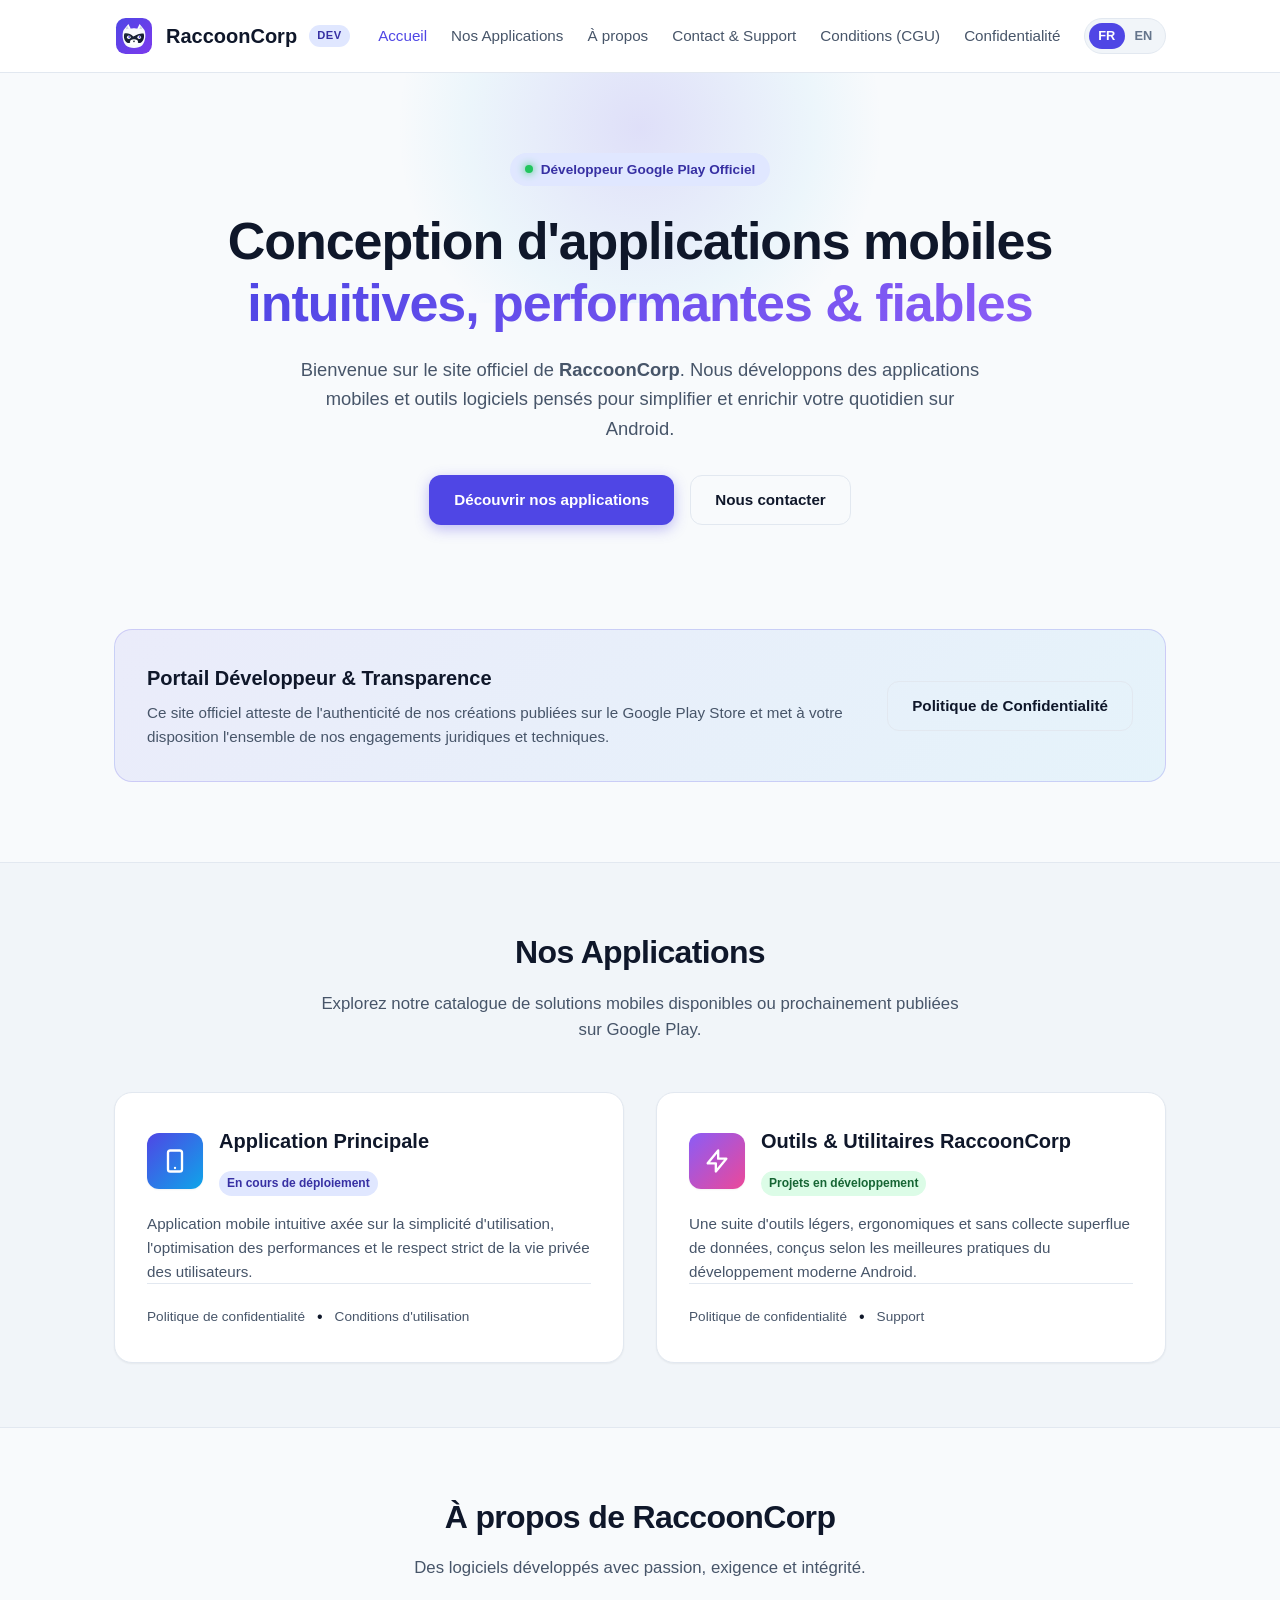
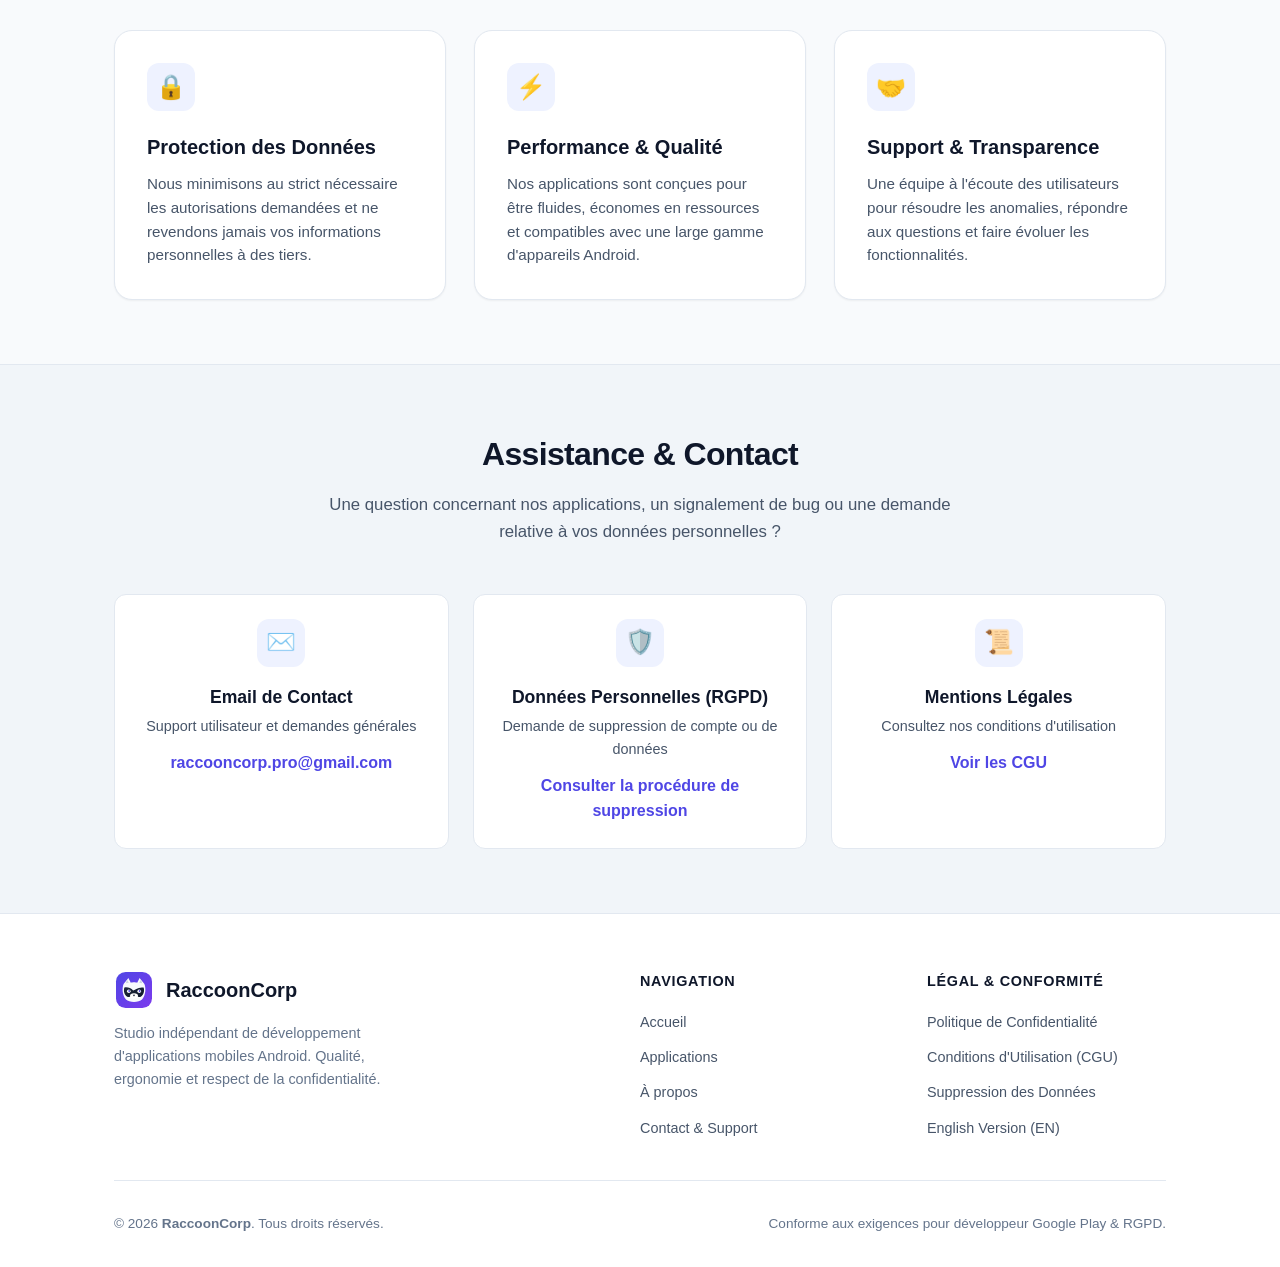
<file: index.html>
<!DOCTYPE html>
<html lang="fr">
<head>
  <meta charset="UTF-8" />
  <meta name="viewport" content="width=device-width, initial-scale=1.0" />
  <title>RaccoonCorp | Studio de Développement d'Applications Mobiles</title>
  <meta name="description" content="Site officiel et portail développeur de RaccoonCorp. Découvrez nos applications mobiles Android, nos conditions d'utilisation et notre politique de confidentialité." />
  
  <!-- Google Play Console / Google Search Console Verification Meta Tag -->
  <!-- Remplacez le contenu ci-dessous par votre code si Google vous le demande -->
  <!-- <meta name="google-site-verification" content="VOTRE_CODE_GOOGLE_VERIFICATION_ICI" /> -->

  <link rel="icon" type="image/svg+xml" href="assets/favicon.svg" />
  <link rel="stylesheet" href="css/style.css" />
</head>
<body>

  <!-- En-tête / Navigation -->
  <header class="site-header">
    <div class="container nav-wrap">
      <a href="index.html" class="brand-link">
        <img src="assets/logo.svg" alt="Logo RaccoonCorp" class="brand-logo" />
        <span>RaccoonCorp</span>
        <span class="brand-badge">Dev</span>
      </a>

      <button class="mobile-toggle" aria-label="Ouvrir le menu" aria-expanded="false">
        <svg width="24" height="24" fill="none" stroke="currentColor" stroke-width="2" viewBox="0 0 24 24">
          <path stroke-linecap="round" stroke-linejoin="round" d="M4 6h16M4 12h16m-7 6h7" />
        </svg>
      </button>

      <nav class="main-nav">
        <a href="index.html" class="nav-link active">Accueil</a>
        <a href="#apps" class="nav-link">Nos Applications</a>
        <a href="#about" class="nav-link">À propos</a>
        <a href="#contact" class="nav-link">Contact & Support</a>
        <a href="terms.html" class="nav-link">Conditions (CGU)</a>
        <a href="privacy.html" class="nav-link">Confidentialité</a>
        
        <div class="lang-switch" title="Changer de langue">
          <a href="index.html" class="active">FR</a>
          <a href="en/index.html">EN</a>
        </div>
      </nav>
    </div>
  </header>

  <main>
    <!-- Section Héro -->
    <section class="hero">
      <div class="container">
        <div class="hero-tag">
          <span class="dot"></span>
          Développeur Google Play Officiel
        </div>
        <h1>
          Conception d'applications mobiles <br />
          <span class="gradient">intuitives, performantes & fiables</span>
        </h1>
        <p class="lead">
          Bienvenue sur le site officiel de <strong>RaccoonCorp</strong>. Nous développons des applications mobiles et outils logiciels pensés pour simplifier et enrichir votre quotidien sur Android.
        </p>
        <div class="hero-cta">
          <a href="#apps" class="btn btn-primary">Découvrir nos applications</a>
          <a href="#contact" class="btn btn-outline">Nous contacter</a>
        </div>
      </div>
    </section>

    <!-- Bannière de vérification / Transparence -->
    <section class="container" style="padding-top: 0; padding-bottom: 2rem;">
      <div class="verification-box">
        <div class="verification-content">
          <h3>Portail Développeur & Transparence</h3>
          <p>
            Ce site officiel atteste de l'authenticité de nos créations publiées sur le Google Play Store et met à votre disposition l'ensemble de nos engagements juridiques et techniques.
          </p>
        </div>
        <div>
          <a href="privacy.html" class="btn btn-outline" style="white-space: nowrap;">Politique de Confidentialité</a>
        </div>
      </div>
    </section>

    <!-- Section Applications -->
    <section id="apps" style="background-color: var(--bg-card-alt); border-top: 1px solid var(--border-color); border-bottom: 1px solid var(--border-color);">
      <div class="container">
        <div class="section-head">
          <h2>Nos Applications</h2>
          <p>Explorez notre catalogue de solutions mobiles disponibles ou prochainement publiées sur Google Play.</p>
        </div>

        <div class="grid-2">
          <!-- Carte Application 1 (Exemple adaptable) -->
          <div class="card app-card">
            <div class="app-card-header">
              <div class="app-icon">
                <svg width="28" height="28" fill="none" stroke="currentColor" stroke-width="2" viewBox="0 0 24 24">
                  <path stroke-linecap="round" stroke-linejoin="round" d="M12 18h.01M8 21h8a2 2 0 002-2V5a2 2 0 00-2-2H8a2 2 0 00-2 2v14a2 2 0 002 2z" />
                </svg>
              </div>
              <div class="app-meta">
                <h3>Application Principale</h3>
                <span class="app-badge badge-dev">En cours de déploiement</span>
              </div>
            </div>
            <p>
              Application mobile intuitive axée sur la simplicité d'utilisation, l'optimisation des performances et le respect strict de la vie privée des utilisateurs.
            </p>
            <div class="app-footer">
              <a href="privacy.html" class="nav-link" style="font-size: 0.85rem;">Politique de confidentialité</a>
              <span>•</span>
              <a href="terms.html" class="nav-link" style="font-size: 0.85rem;">Conditions d'utilisation</a>
            </div>
          </div>

          <!-- Carte Application 2 (Outils & Utilitaires) -->
          <div class="card app-card">
            <div class="app-card-header">
              <div class="app-icon" style="background: linear-gradient(135deg, #8b5cf6, #ec4899);">
                <svg width="28" height="28" fill="none" stroke="currentColor" stroke-width="2" viewBox="0 0 24 24">
                  <path stroke-linecap="round" stroke-linejoin="round" d="M13 10V3L4 14h7v7l9-11h-7z" />
                </svg>
              </div>
              <div class="app-meta">
                <h3>Outils & Utilitaires RaccoonCorp</h3>
                <span class="app-badge badge-live">Projets en développement</span>
              </div>
            </div>
            <p>
              Une suite d'outils légers, ergonomiques et sans collecte superflue de données, conçus selon les meilleures pratiques du développement moderne Android.
            </p>
            <div class="app-footer">
              <a href="privacy.html" class="nav-link" style="font-size: 0.85rem;">Politique de confidentialité</a>
              <span>•</span>
              <a href="#contact" class="nav-link" style="font-size: 0.85rem;">Support</a>
            </div>
          </div>
        </div>
      </div>
    </section>

    <!-- Section À Propos -->
    <section id="about">
      <div class="container">
        <div class="section-head">
          <h2>À propos de RaccoonCorp</h2>
          <p>Des logiciels développés avec passion, exigence et intégrité.</p>
        </div>

        <div class="grid-3">
          <div class="card">
            <div class="card-icon">🔒</div>
            <h3>Protection des Données</h3>
            <p>
              Nous minimisons au strict nécessaire les autorisations demandées et ne revendons jamais vos informations personnelles à des tiers.
            </p>
          </div>

          <div class="card">
            <div class="card-icon">⚡</div>
            <h3>Performance & Qualité</h3>
            <p>
              Nos applications sont conçues pour être fluides, économes en ressources et compatibles avec une large gamme d'appareils Android.
            </p>
          </div>

          <div class="card">
            <div class="card-icon">🤝</div>
            <h3>Support & Transparence</h3>
            <p>
              Une équipe à l'écoute des utilisateurs pour résoudre les anomalies, répondre aux questions et faire évoluer les fonctionnalités.
            </p>
          </div>
        </div>
      </div>
    </section>

    <!-- Section Contact & Support -->
    <section id="contact" style="background-color: var(--bg-card-alt); border-top: 1px solid var(--border-color);">
      <div class="container">
        <div class="section-head">
          <h2>Assistance & Contact</h2>
          <p>Une question concernant nos applications, un signalement de bug ou une demande relative à vos données personnelles ?</p>
        </div>

        <div class="contact-grid">
          <div class="contact-card">
            <div class="card-icon" style="margin: 0 auto 1rem;">✉️</div>
            <h4>Email de Contact</h4>
            <p style="margin-bottom: 0.75rem; color: var(--text-muted); font-size: 0.9rem;">
              Support utilisateur et demandes générales
            </p>
            <!-- Remplacez par votre adresse email réelle -->
            <a href="mailto:raccooncorp.pro@gmail.com">raccooncorp.pro@gmail.com</a>
          </div>

          <div class="contact-card">
            <div class="card-icon" style="margin: 0 auto 1rem;">🛡️</div>
            <h4>Données Personnelles (RGPD)</h4>
            <p style="margin-bottom: 0.75rem; color: var(--text-muted); font-size: 0.9rem;">
              Demande de suppression de compte ou de données
            </p>
            <a href="privacy.html#data-deletion">Consulter la procédure de suppression</a>
          </div>

          <div class="contact-card">
            <div class="card-icon" style="margin: 0 auto 1rem;">📜</div>
            <h4>Mentions Légales</h4>
            <p style="margin-bottom: 0.75rem; color: var(--text-muted); font-size: 0.9rem;">
              Consultez nos conditions d'utilisation
            </p>
            <a href="terms.html">Voir les CGU</a>
          </div>
        </div>
      </div>
    </section>
  </main>

  <!-- Pied de page -->
  <footer class="site-footer">
    <div class="container">
      <div class="footer-top">
        <div class="footer-brand">
          <a href="index.html" class="brand-link">
            <img src="assets/logo.svg" alt="Logo RaccoonCorp" class="brand-logo" />
            <span>RaccoonCorp</span>
          </a>
          <p>
            Studio indépendant de développement d'applications mobiles Android. Qualité, ergonomie et respect de la confidentialité.
          </p>
        </div>

        <div class="footer-col">
          <h5>Navigation</h5>
          <ul>
            <li><a href="index.html">Accueil</a></li>
            <li><a href="#apps">Applications</a></li>
            <li><a href="#about">À propos</a></li>
            <li><a href="#contact">Contact & Support</a></li>
          </ul>
        </div>

        <div class="footer-col">
          <h5>Légal & Conformité</h5>
          <ul>
            <li><a href="privacy.html">Politique de Confidentialité</a></li>
            <li><a href="terms.html">Conditions d'Utilisation (CGU)</a></li>
            <li><a href="privacy.html#data-deletion">Suppression des Données</a></li>
            <li><a href="en/index.html">English Version (EN)</a></li>
          </ul>
        </div>
      </div>

      <div class="footer-bottom">
        <div>
          &copy; <span class="current-year"></span> <strong>RaccoonCorp</strong>. Tous droits réservés.
        </div>
        <div>
          Conforme aux exigences pour développeur Google Play & RGPD.
        </div>
      </div>
    </div>
  </footer>

  <script src="js/main.js"></script>
</body>
</html>
</file>
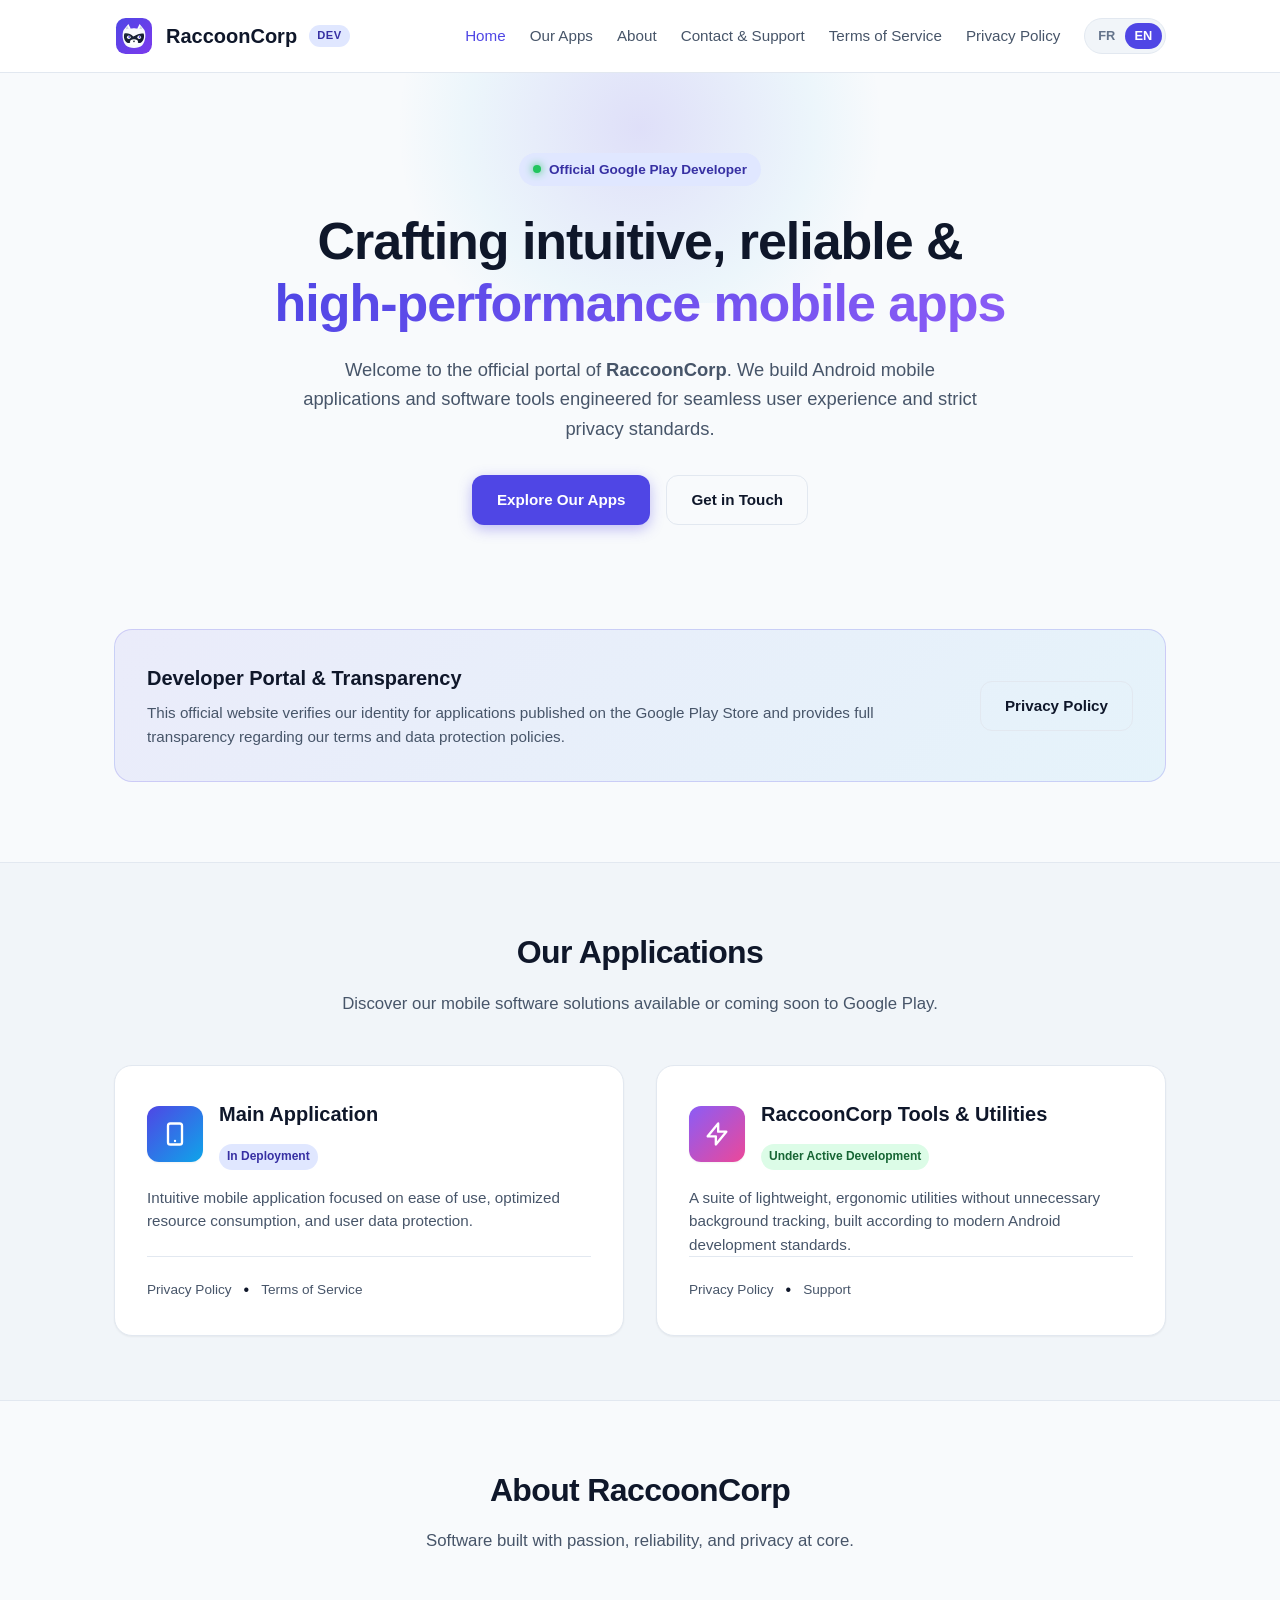
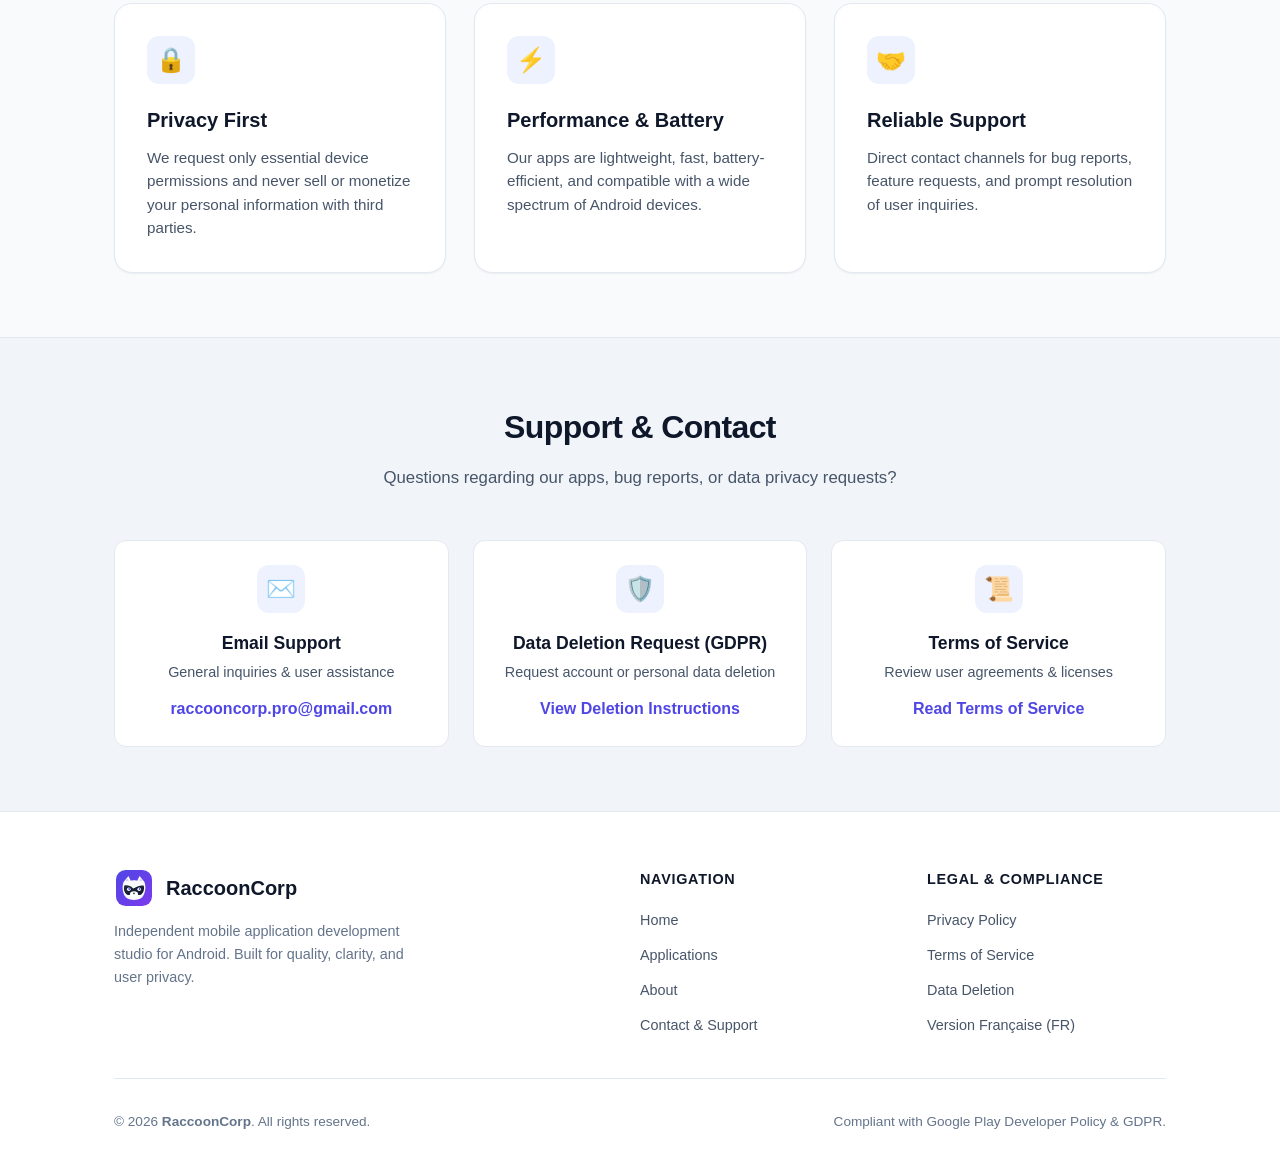
<file: en/index.html>
<!DOCTYPE html>
<html lang="en">
<head>
  <meta charset="UTF-8" />
  <meta name="viewport" content="width=device-width, initial-scale=1.0" />
  <title>RaccoonCorp | Mobile Application Development Studio</title>
  <meta name="description" content="Official developer portal and verification website for RaccoonCorp. Discover our Android applications, terms of service, and privacy policy." />
  
  <!-- Google Play Console / Google Search Console Verification Meta Tag -->
  <!-- <meta name="google-site-verification" content="YOUR_GOOGLE_VERIFICATION_CODE_HERE" /> -->

  <link rel="icon" type="image/svg+xml" href="../assets/favicon.svg" />
  <link rel="stylesheet" href="../css/style.css" />
</head>
<body>

  <!-- Header / Navigation -->
  <header class="site-header">
    <div class="container nav-wrap">
      <a href="index.html" class="brand-link">
        <img src="../assets/logo.svg" alt="RaccoonCorp Logo" class="brand-logo" />
        <span>RaccoonCorp</span>
        <span class="brand-badge">Dev</span>
      </a>

      <button class="mobile-toggle" aria-label="Open menu" aria-expanded="false">
        <svg width="24" height="24" fill="none" stroke="currentColor" stroke-width="2" viewBox="0 0 24 24">
          <path stroke-linecap="round" stroke-linejoin="round" d="M4 6h16M4 12h16m-7 6h7" />
        </svg>
      </button>

      <nav class="main-nav">
        <a href="index.html" class="nav-link active">Home</a>
        <a href="#apps" class="nav-link">Our Apps</a>
        <a href="#about" class="nav-link">About</a>
        <a href="#contact" class="nav-link">Contact & Support</a>
        <a href="terms.html" class="nav-link">Terms of Service</a>
        <a href="privacy.html" class="nav-link">Privacy Policy</a>
        
        <div class="lang-switch" title="Switch language">
          <a href="../index.html">FR</a>
          <a href="index.html" class="active">EN</a>
        </div>
      </nav>
    </div>
  </header>

  <main>
    <!-- Hero Section -->
    <section class="hero">
      <div class="container">
        <div class="hero-tag">
          <span class="dot"></span>
          Official Google Play Developer
        </div>
        <h1>
          Crafting intuitive, reliable & <br />
          <span class="gradient">high-performance mobile apps</span>
        </h1>
        <p class="lead">
          Welcome to the official portal of <strong>RaccoonCorp</strong>. We build Android mobile applications and software tools engineered for seamless user experience and strict privacy standards.
        </p>
        <div class="hero-cta">
          <a href="#apps" class="btn btn-primary">Explore Our Apps</a>
          <a href="#contact" class="btn btn-outline">Get in Touch</a>
        </div>
      </div>
    </section>

    <!-- Verification / Transparency Banner -->
    <section class="container" style="padding-top: 0; padding-bottom: 2rem;">
      <div class="verification-box">
        <div class="verification-content">
          <h3>Developer Portal & Transparency</h3>
          <p>
            This official website verifies our identity for applications published on the Google Play Store and provides full transparency regarding our terms and data protection policies.
          </p>
        </div>
        <div>
          <a href="privacy.html" class="btn btn-outline" style="white-space: nowrap;">Privacy Policy</a>
        </div>
      </div>
    </section>

    <!-- Apps Section -->
    <section id="apps" style="background-color: var(--bg-card-alt); border-top: 1px solid var(--border-color); border-bottom: 1px solid var(--border-color);">
      <div class="container">
        <div class="section-head">
          <h2>Our Applications</h2>
          <p>Discover our mobile software solutions available or coming soon to Google Play.</p>
        </div>

        <div class="grid-2">
          <!-- App 1 -->
          <div class="card app-card">
            <div class="app-card-header">
              <div class="app-icon">
                <svg width="28" height="28" fill="none" stroke="currentColor" stroke-width="2" viewBox="0 0 24 24">
                  <path stroke-linecap="round" stroke-linejoin="round" d="M12 18h.01M8 21h8a2 2 0 002-2V5a2 2 0 00-2-2H8a2 2 0 00-2 2v14a2 2 0 002 2z" />
                </svg>
              </div>
              <div class="app-meta">
                <h3>Main Application</h3>
                <span class="app-badge badge-dev">In Deployment</span>
              </div>
            </div>
            <p>
              Intuitive mobile application focused on ease of use, optimized resource consumption, and user data protection.
            </p>
            <div class="app-footer">
              <a href="privacy.html" class="nav-link" style="font-size: 0.85rem;">Privacy Policy</a>
              <span>•</span>
              <a href="terms.html" class="nav-link" style="font-size: 0.85rem;">Terms of Service</a>
            </div>
          </div>

          <!-- App 2 -->
          <div class="card app-card">
            <div class="app-card-header">
              <div class="app-icon" style="background: linear-gradient(135deg, #8b5cf6, #ec4899);">
                <svg width="28" height="28" fill="none" stroke="currentColor" stroke-width="2" viewBox="0 0 24 24">
                  <path stroke-linecap="round" stroke-linejoin="round" d="M13 10V3L4 14h7v7l9-11h-7z" />
                </svg>
              </div>
              <div class="app-meta">
                <h3>RaccoonCorp Tools & Utilities</h3>
                <span class="app-badge badge-live">Under Active Development</span>
              </div>
            </div>
            <p>
              A suite of lightweight, ergonomic utilities without unnecessary background tracking, built according to modern Android development standards.
            </p>
            <div class="app-footer">
              <a href="privacy.html" class="nav-link" style="font-size: 0.85rem;">Privacy Policy</a>
              <span>•</span>
              <a href="#contact" class="nav-link" style="font-size: 0.85rem;">Support</a>
            </div>
          </div>
        </div>
      </div>
    </section>

    <!-- About Section -->
    <section id="about">
      <div class="container">
        <div class="section-head">
          <h2>About RaccoonCorp</h2>
          <p>Software built with passion, reliability, and privacy at core.</p>
        </div>

        <div class="grid-3">
          <div class="card">
            <div class="card-icon">🔒</div>
            <h3>Privacy First</h3>
            <p>
              We request only essential device permissions and never sell or monetize your personal information with third parties.
            </p>
          </div>

          <div class="card">
            <div class="card-icon">⚡</div>
            <h3>Performance & Battery</h3>
            <p>
              Our apps are lightweight, fast, battery-efficient, and compatible with a wide spectrum of Android devices.
            </p>
          </div>

          <div class="card">
            <div class="card-icon">🤝</div>
            <h3>Reliable Support</h3>
            <p>
              Direct contact channels for bug reports, feature requests, and prompt resolution of user inquiries.
            </p>
          </div>
        </div>
      </div>
    </section>

    <!-- Contact & Support Section -->
    <section id="contact" style="background-color: var(--bg-card-alt); border-top: 1px solid var(--border-color);">
      <div class="container">
        <div class="section-head">
          <h2>Support & Contact</h2>
          <p>Questions regarding our apps, bug reports, or data privacy requests?</p>
        </div>

        <div class="contact-grid">
          <div class="contact-card">
            <div class="card-icon" style="margin: 0 auto 1rem;">✉️</div>
            <h4>Email Support</h4>
            <p style="margin-bottom: 0.75rem; color: var(--text-muted); font-size: 0.9rem;">
              General inquiries & user assistance
            </p>
            <a href="mailto:raccooncorp.pro@gmail.com">raccooncorp.pro@gmail.com</a>
          </div>

          <div class="contact-card">
            <div class="card-icon" style="margin: 0 auto 1rem;">🛡️</div>
            <h4>Data Deletion Request (GDPR)</h4>
            <p style="margin-bottom: 0.75rem; color: var(--text-muted); font-size: 0.9rem;">
              Request account or personal data deletion
            </p>
            <a href="privacy.html#data-deletion">View Deletion Instructions</a>
          </div>

          <div class="contact-card">
            <div class="card-icon" style="margin: 0 auto 1rem;">📜</div>
            <h4>Terms of Service</h4>
            <p style="margin-bottom: 0.75rem; color: var(--text-muted); font-size: 0.9rem;">
              Review user agreements & licenses
            </p>
            <a href="terms.html">Read Terms of Service</a>
          </div>
        </div>
      </div>
    </section>
  </main>

  <!-- Footer -->
  <footer class="site-footer">
    <div class="container">
      <div class="footer-top">
        <div class="footer-brand">
          <a href="index.html" class="brand-link">
            <img src="../assets/logo.svg" alt="RaccoonCorp Logo" class="brand-logo" />
            <span>RaccoonCorp</span>
          </a>
          <p>
            Independent mobile application development studio for Android. Built for quality, clarity, and user privacy.
          </p>
        </div>

        <div class="footer-col">
          <h5>Navigation</h5>
          <ul>
            <li><a href="index.html">Home</a></li>
            <li><a href="#apps">Applications</a></li>
            <li><a href="#about">About</a></li>
            <li><a href="#contact">Contact & Support</a></li>
          </ul>
        </div>

        <div class="footer-col">
          <h5>Legal & Compliance</h5>
          <ul>
            <li><a href="privacy.html">Privacy Policy</a></li>
            <li><a href="terms.html">Terms of Service</a></li>
            <li><a href="privacy.html#data-deletion">Data Deletion</a></li>
            <li><a href="../index.html">Version Française (FR)</a></li>
          </ul>
        </div>
      </div>

      <div class="footer-bottom">
        <div>
          &copy; <span class="current-year"></span> <strong>RaccoonCorp</strong>. All rights reserved.
        </div>
        <div>
          Compliant with Google Play Developer Policy & GDPR.
        </div>
      </div>
    </div>
  </footer>

  <script src="../js/main.js"></script>
</body>
</html>
</file>
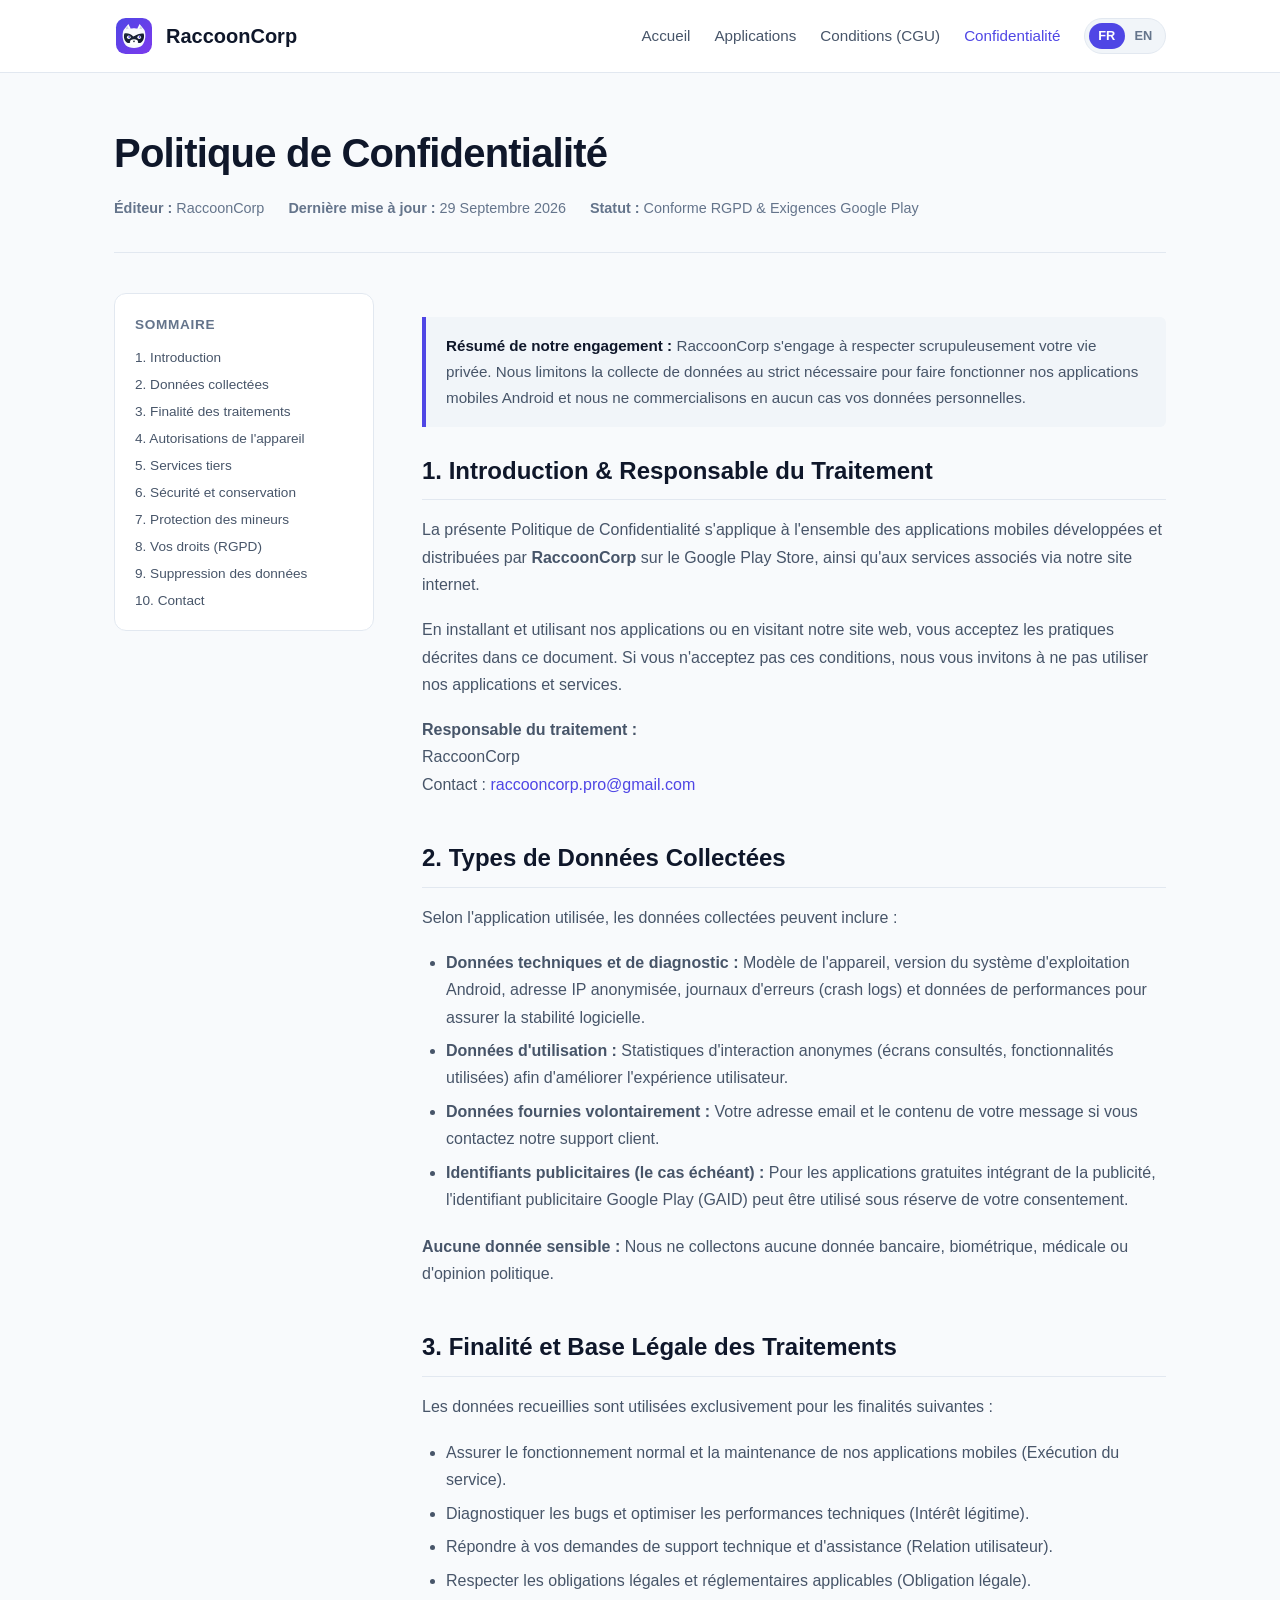
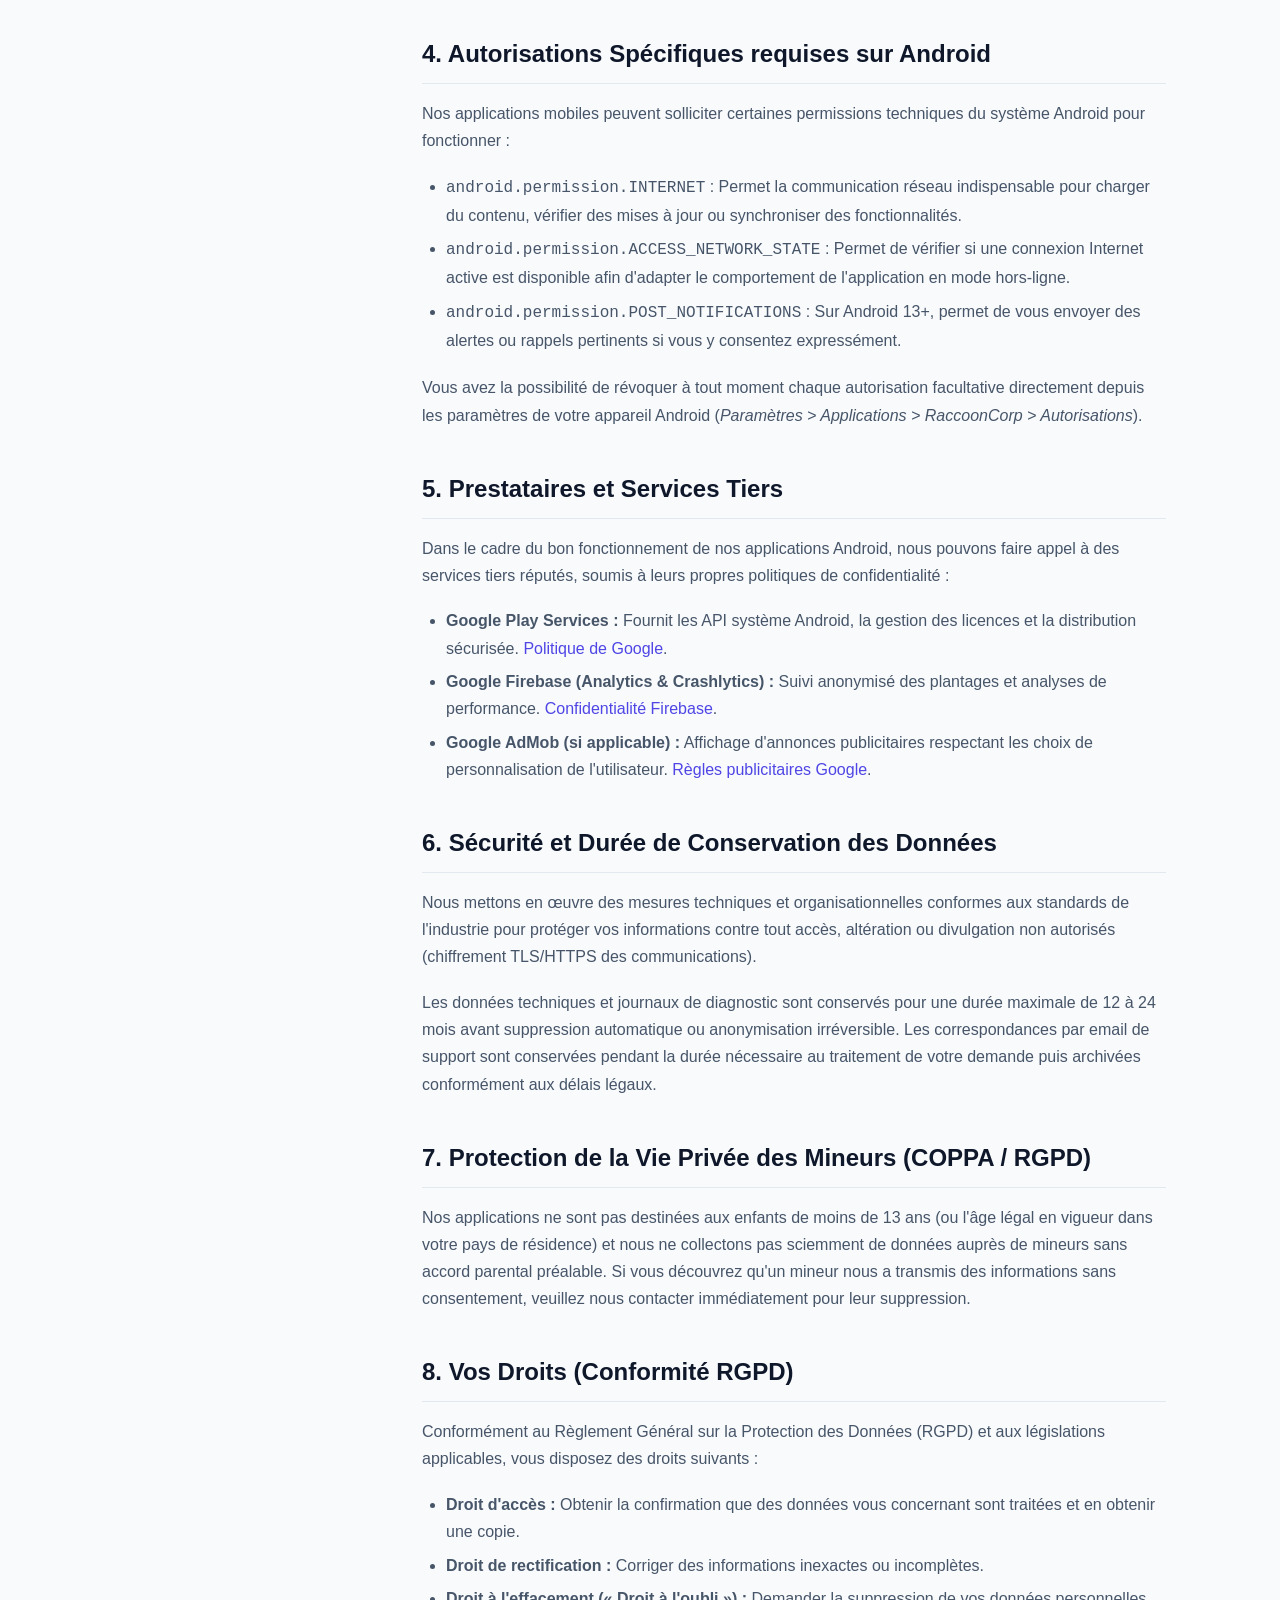
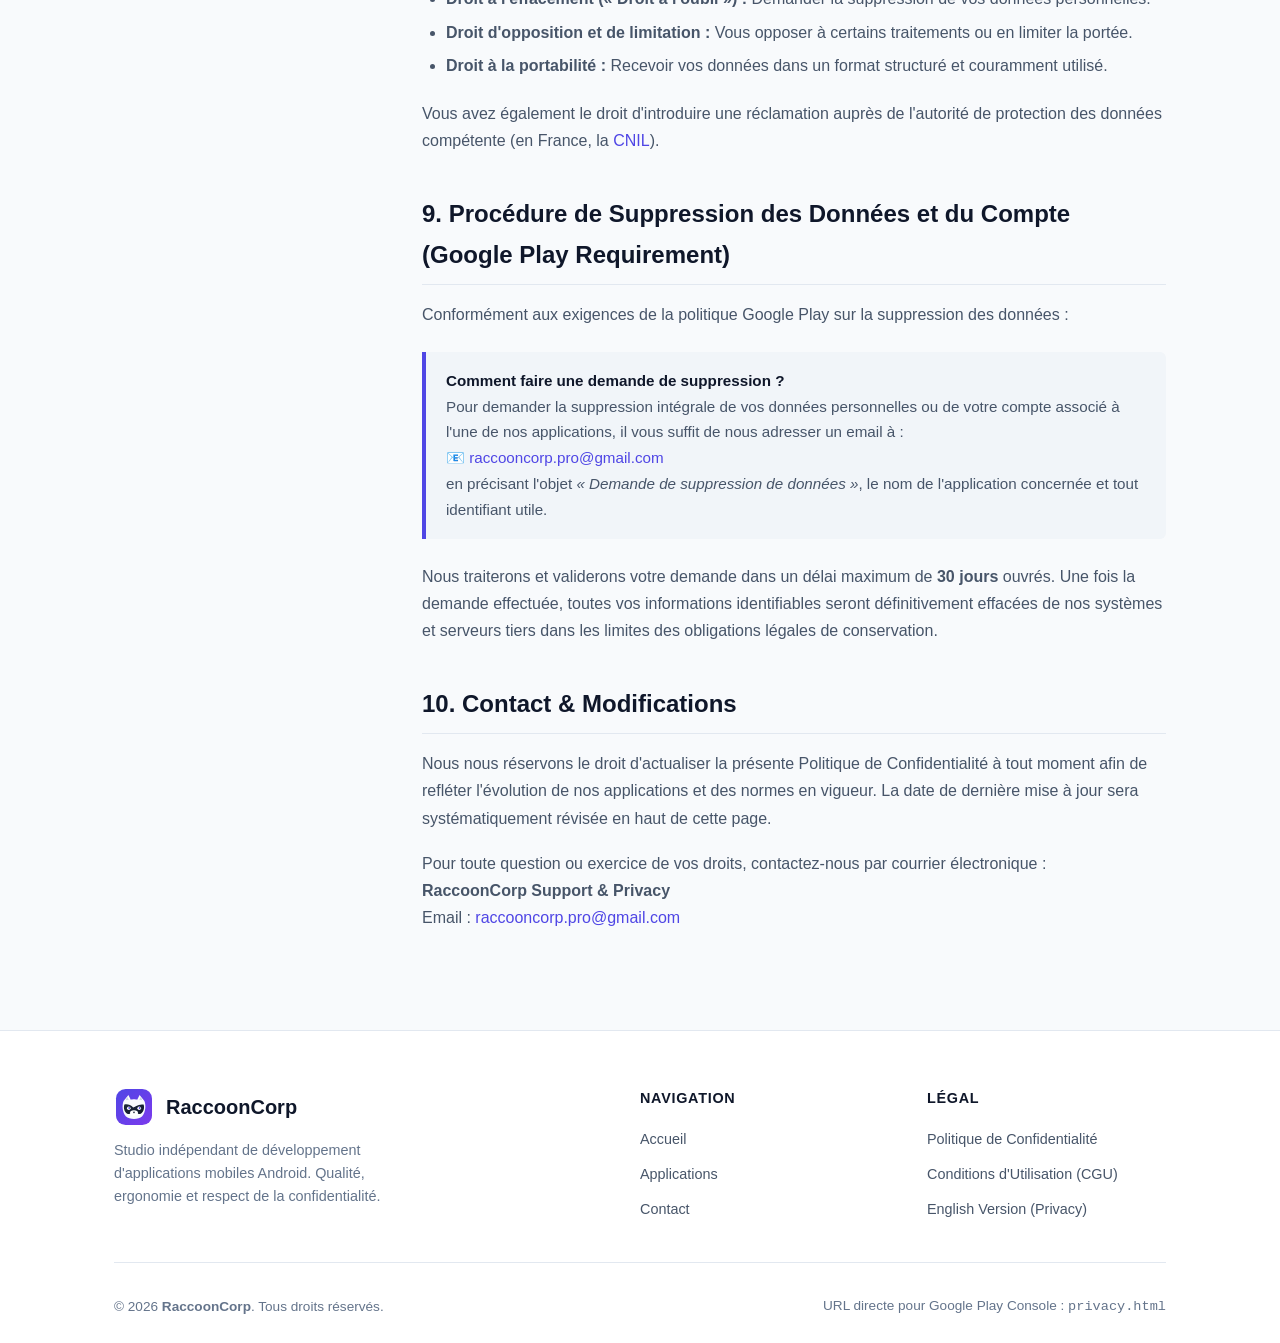
<file: privacy.html>
<!DOCTYPE html>
<html lang="fr">
<head>
  <meta charset="UTF-8" />
  <meta name="viewport" content="width=device-width, initial-scale=1.0" />
  <title>Politique de Confidentialité | RaccoonCorp</title>
  <meta name="description" content="Politique de confidentialité officielle de RaccoonCorp pour nos applications mobiles Android et services web, conforme RGPD et règles Google Play." />
  
  <link rel="icon" type="image/svg+xml" href="assets/favicon.svg" />
  <link rel="stylesheet" href="css/style.css" />
</head>
<body>

  <!-- En-tête / Navigation -->
  <header class="site-header">
    <div class="container nav-wrap">
      <a href="index.html" class="brand-link">
        <img src="assets/logo.svg" alt="Logo RaccoonCorp" class="brand-logo" />
        <span>RaccoonCorp</span>
      </a>

      <button class="mobile-toggle" aria-label="Ouvrir le menu" aria-expanded="false">
        <svg width="24" height="24" fill="none" stroke="currentColor" stroke-width="2" viewBox="0 0 24 24">
          <path stroke-linecap="round" stroke-linejoin="round" d="M4 6h16M4 12h16m-7 6h7" />
        </svg>
      </button>

      <nav class="main-nav">
        <a href="index.html" class="nav-link">Accueil</a>
        <a href="index.html#apps" class="nav-link">Applications</a>
        <a href="terms.html" class="nav-link">Conditions (CGU)</a>
        <a href="privacy.html" class="nav-link active">Confidentialité</a>
        
        <div class="lang-switch" title="Changer de langue">
          <a href="privacy.html" class="active">FR</a>
          <a href="en/privacy.html">EN</a>
        </div>
      </nav>
    </div>
  </header>

  <main class="legal-wrapper">
    <div class="container">
      
      <!-- En-tête du document légal -->
      <div class="legal-header">
        <h1>Politique de Confidentialité</h1>
        <div class="legal-meta">
          <span><strong>Éditeur :</strong> RaccoonCorp</span>
          <span><strong>Dernière mise à jour :</strong> 29 Septembre 2026</span>
          <span><strong>Statut :</strong> Conforme RGPD & Exigences Google Play</span>
        </div>
      </div>

      <div class="legal-container">
        
        <!-- Table des matières latérale -->
        <aside class="legal-toc">
          <h4>Sommaire</h4>
          <ul>
            <li><a href="#intro">1. Introduction</a></li>
            <li><a href="#data-collected">2. Données collectées</a></li>
            <li><a href="#usage">3. Finalité des traitements</a></li>
            <li><a href="#permissions">4. Autorisations de l'appareil</a></li>
            <li><a href="#third-parties">5. Services tiers</a></li>
            <li><a href="#security">6. Sécurité et conservation</a></li>
            <li><a href="#children">7. Protection des mineurs</a></li>
            <li><a href="#user-rights">8. Vos droits (RGPD)</a></li>
            <li><a href="#data-deletion">9. Suppression des données</a></li>
            <li><a href="#contact-dpo">10. Contact</a></li>
          </ul>
        </aside>

        <!-- Contenu de la politique -->
        <article class="legal-body">

          <div class="legal-box">
            <strong>Résumé de notre engagement :</strong> RaccoonCorp s'engage à respecter scrupuleusement votre vie privée. Nous limitons la collecte de données au strict nécessaire pour faire fonctionner nos applications mobiles Android et nous ne commercialisons en aucun cas vos données personnelles.
          </div>

          <h2 id="intro">1. Introduction & Responsable du Traitement</h2>
          <p>
            La présente Politique de Confidentialité s'applique à l'ensemble des applications mobiles développées et distribuées par <strong>RaccoonCorp</strong> sur le Google Play Store, ainsi qu'aux services associés via notre site internet.
          </p>
          <p>
            En installant et utilisant nos applications ou en visitant notre site web, vous acceptez les pratiques décrites dans ce document. Si vous n'acceptez pas ces conditions, nous vous invitons à ne pas utiliser nos applications et services.
          </p>
          <p>
            <strong>Responsable du traitement :</strong><br />
            RaccoonCorp<br />
            Contact : <a href="mailto:raccooncorp.pro@gmail.com">raccooncorp.pro@gmail.com</a>
          </p>

          <h2 id="data-collected">2. Types de Données Collectées</h2>
          <p>
            Selon l'application utilisée, les données collectées peuvent inclure :
          </p>
          <ul>
            <li>
              <strong>Données techniques et de diagnostic :</strong> Modèle de l'appareil, version du système d'exploitation Android, adresse IP anonymisée, journaux d'erreurs (crash logs) et données de performances pour assurer la stabilité logicielle.
            </li>
            <li>
              <strong>Données d'utilisation :</strong> Statistiques d'interaction anonymes (écrans consultés, fonctionnalités utilisées) afin d'améliorer l'expérience utilisateur.
            </li>
            <li>
              <strong>Données fournies volontairement :</strong> Votre adresse email et le contenu de votre message si vous contactez notre support client.
            </li>
            <li>
              <strong>Identifiants publicitaires (le cas échéant) :</strong> Pour les applications gratuites intégrant de la publicité, l'identifiant publicitaire Google Play (GAID) peut être utilisé sous réserve de votre consentement.
            </li>
          </ul>
          <p>
            <strong>Aucune donnée sensible :</strong> Nous ne collectons aucune donnée bancaire, biométrique, médicale ou d'opinion politique.
          </p>

          <h2 id="usage">3. Finalité et Base Légale des Traitements</h2>
          <p>
            Les données recueillies sont utilisées exclusivement pour les finalités suivantes :
          </p>
          <ul>
            <li>Assurer le fonctionnement normal et la maintenance de nos applications mobiles (Exécution du service).</li>
            <li>Diagnostiquer les bugs et optimiser les performances techniques (Intérêt légitime).</li>
            <li>Répondre à vos demandes de support technique et d'assistance (Relation utilisateur).</li>
            <li>Respecter les obligations légales et réglementaires applicables (Obligation légale).</li>
          </ul>

          <h2 id="permissions">4. Autorisations Spécifiques requises sur Android</h2>
          <p>
            Nos applications mobiles peuvent solliciter certaines permissions techniques du système Android pour fonctionner :
          </p>
          <ul>
            <li><code>android.permission.INTERNET</code> : Permet la communication réseau indispensable pour charger du contenu, vérifier des mises à jour ou synchroniser des fonctionnalités.</li>
            <li><code>android.permission.ACCESS_NETWORK_STATE</code> : Permet de vérifier si une connexion Internet active est disponible afin d'adapter le comportement de l'application en mode hors-ligne.</li>
            <li><code>android.permission.POST_NOTIFICATIONS</code> : Sur Android 13+, permet de vous envoyer des alertes ou rappels pertinents si vous y consentez expressément.</li>
          </ul>
          <p>
            Vous avez la possibilité de révoquer à tout moment chaque autorisation facultative directement depuis les paramètres de votre appareil Android (<em>Paramètres &gt; Applications &gt; RaccoonCorp &gt; Autorisations</em>).
          </p>

          <h2 id="third-parties">5. Prestataires et Services Tiers</h2>
          <p>
            Dans le cadre du bon fonctionnement de nos applications Android, nous pouvons faire appel à des services tiers réputés, soumis à leurs propres politiques de confidentialité :
          </p>
          <ul>
            <li>
              <strong>Google Play Services :</strong> Fournit les API système Android, la gestion des licences et la distribution sécurisée. <a href="https://policies.google.com/privacy" target="_blank" rel="noopener">Politique de Google</a>.
            </li>
            <li>
              <strong>Google Firebase (Analytics & Crashlytics) :</strong> Suivi anonymisé des plantages et analyses de performance. <a href="https://firebase.google.com/support/privacy" target="_blank" rel="noopener">Confidentialité Firebase</a>.
            </li>
            <li>
              <strong>Google AdMob (si applicable) :</strong> Affichage d'annonces publicitaires respectant les choix de personnalisation de l'utilisateur. <a href="https://policies.google.com/technologies/ads" target="_blank" rel="noopener">Règles publicitaires Google</a>.
            </li>
          </ul>

          <h2 id="security">6. Sécurité et Durée de Conservation des Données</h2>
          <p>
            Nous mettons en œuvre des mesures techniques et organisationnelles conformes aux standards de l'industrie pour protéger vos informations contre tout accès, altération ou divulgation non autorisés (chiffrement TLS/HTTPS des communications).
          </p>
          <p>
            Les données techniques et journaux de diagnostic sont conservés pour une durée maximale de 12 à 24 mois avant suppression automatique ou anonymisation irréversible. Les correspondances par email de support sont conservées pendant la durée nécessaire au traitement de votre demande puis archivées conformément aux délais légaux.
          </p>

          <h2 id="children">7. Protection de la Vie Privée des Mineurs (COPPA / RGPD)</h2>
          <p>
            Nos applications ne sont pas destinées aux enfants de moins de 13 ans (ou l'âge légal en vigueur dans votre pays de résidence) et nous ne collectons pas sciemment de données auprès de mineurs sans accord parental préalable. Si vous découvrez qu'un mineur nous a transmis des informations sans consentement, veuillez nous contacter immédiatement pour leur suppression.
          </p>

          <h2 id="user-rights">8. Vos Droits (Conformité RGPD)</h2>
          <p>
            Conformément au Règlement Général sur la Protection des Données (RGPD) et aux législations applicables, vous disposez des droits suivants :
          </p>
          <ul>
            <li><strong>Droit d'accès :</strong> Obtenir la confirmation que des données vous concernant sont traitées et en obtenir une copie.</li>
            <li><strong>Droit de rectification :</strong> Corriger des informations inexactes ou incomplètes.</li>
            <li><strong>Droit à l'effacement (« Droit à l'oubli ») :</strong> Demander la suppression de vos données personnelles.</li>
            <li><strong>Droit d'opposition et de limitation :</strong> Vous opposer à certains traitements ou en limiter la portée.</li>
            <li><strong>Droit à la portabilité :</strong> Recevoir vos données dans un format structuré et couramment utilisé.</li>
          </ul>
          <p>
            Vous avez également le droit d'introduire une réclamation auprès de l'autorité de protection des données compétente (en France, la <a href="https://www.cnil.fr" target="_blank" rel="noopener">CNIL</a>).
          </p>

          <h2 id="data-deletion">9. Procédure de Suppression des Données et du Compte (Google Play Requirement)</h2>
          <p>
            Conformément aux exigences de la politique Google Play sur la suppression des données :
          </p>
          <div class="legal-box">
            <strong>Comment faire une demande de suppression ?</strong><br />
            Pour demander la suppression intégrale de vos données personnelles ou de votre compte associé à l'une de nos applications, il vous suffit de nous adresser un email à :<br />
            📧 <a href="mailto:raccooncorp.pro@gmail.com?subject=Demande%20de%20suppression%20de%20donn%C3%A9es%20-%20RaccoonCorp">raccooncorp.pro@gmail.com</a><br />
            en précisant l'objet <em>« Demande de suppression de données »</em>, le nom de l'application concernée et tout identifiant utile.
          </div>
          <p>
            Nous traiterons et validerons votre demande dans un délai maximum de <strong>30 jours</strong> ouvrés. Une fois la demande effectuée, toutes vos informations identifiables seront définitivement effacées de nos systèmes et serveurs tiers dans les limites des obligations légales de conservation.
          </p>

          <h2 id="contact-dpo">10. Contact & Modifications</h2>
          <p>
            Nous nous réservons le droit d'actualiser la présente Politique de Confidentialité à tout moment afin de refléter l'évolution de nos applications et des normes en vigueur. La date de dernière mise à jour sera systématiquement révisée en haut de cette page.
          </p>
          <p>
            Pour toute question ou exercice de vos droits, contactez-nous par courrier électronique :<br />
            <strong>RaccoonCorp Support & Privacy</strong><br />
            Email : <a href="mailto:raccooncorp.pro@gmail.com">raccooncorp.pro@gmail.com</a>
          </p>

        </article>
      </div>
    </div>
  </main>

  <!-- Pied de page -->
  <footer class="site-footer">
    <div class="container">
      <div class="footer-top">
        <div class="footer-brand">
          <a href="index.html" class="brand-link">
            <img src="assets/logo.svg" alt="Logo RaccoonCorp" class="brand-logo" />
            <span>RaccoonCorp</span>
          </a>
          <p>
            Studio indépendant de développement d'applications mobiles Android. Qualité, ergonomie et respect de la confidentialité.
          </p>
        </div>

        <div class="footer-col">
          <h5>Navigation</h5>
          <ul>
            <li><a href="index.html">Accueil</a></li>
            <li><a href="index.html#apps">Applications</a></li>
            <li><a href="index.html#contact">Contact</a></li>
          </ul>
        </div>

        <div class="footer-col">
          <h5>Légal</h5>
          <ul>
            <li><a href="privacy.html">Politique de Confidentialité</a></li>
            <li><a href="terms.html">Conditions d'Utilisation (CGU)</a></li>
            <li><a href="en/privacy.html">English Version (Privacy)</a></li>
          </ul>
        </div>
      </div>

      <div class="footer-bottom">
        <div>&copy; <span class="current-year"></span> <strong>RaccoonCorp</strong>. Tous droits réservés.</div>
        <div>URL directe pour Google Play Console : <code>privacy.html</code></div>
      </div>
    </div>
  </footer>

  <script src="js/main.js"></script>
</body>
</html>
</file>
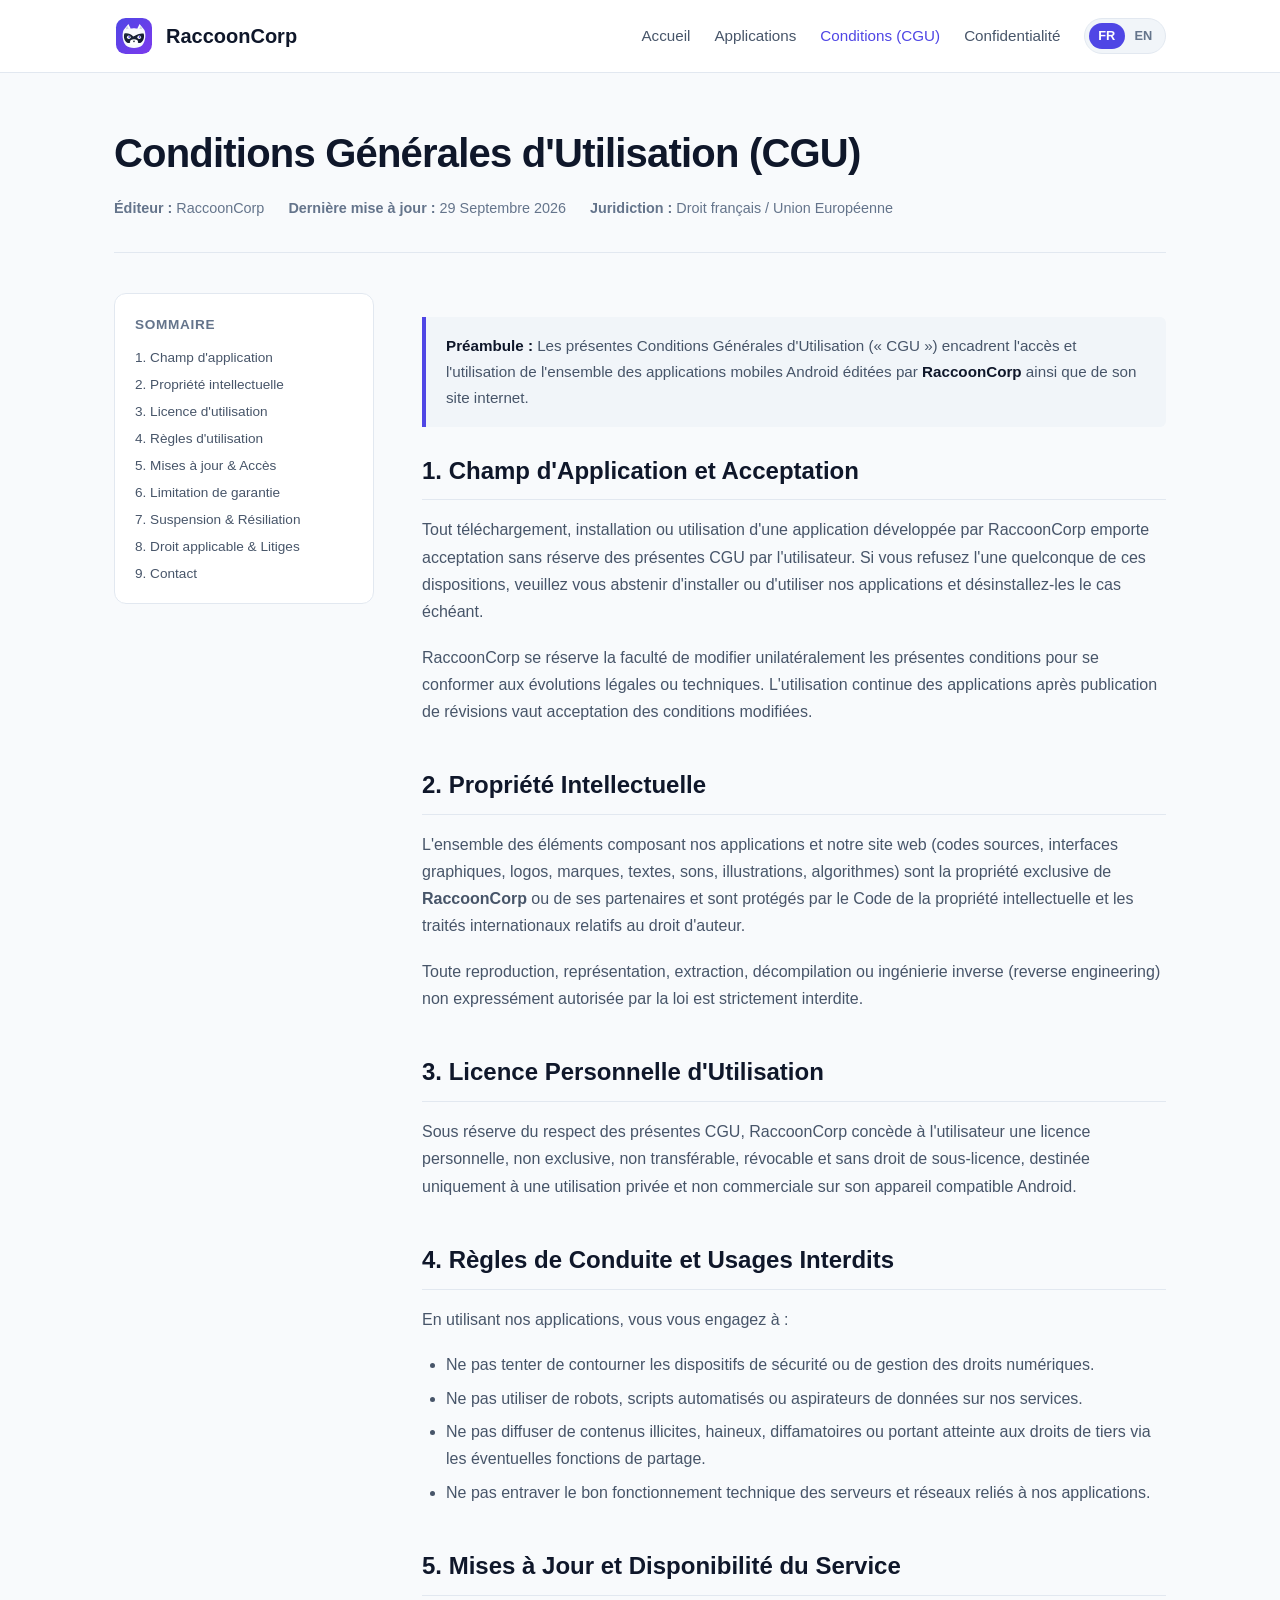
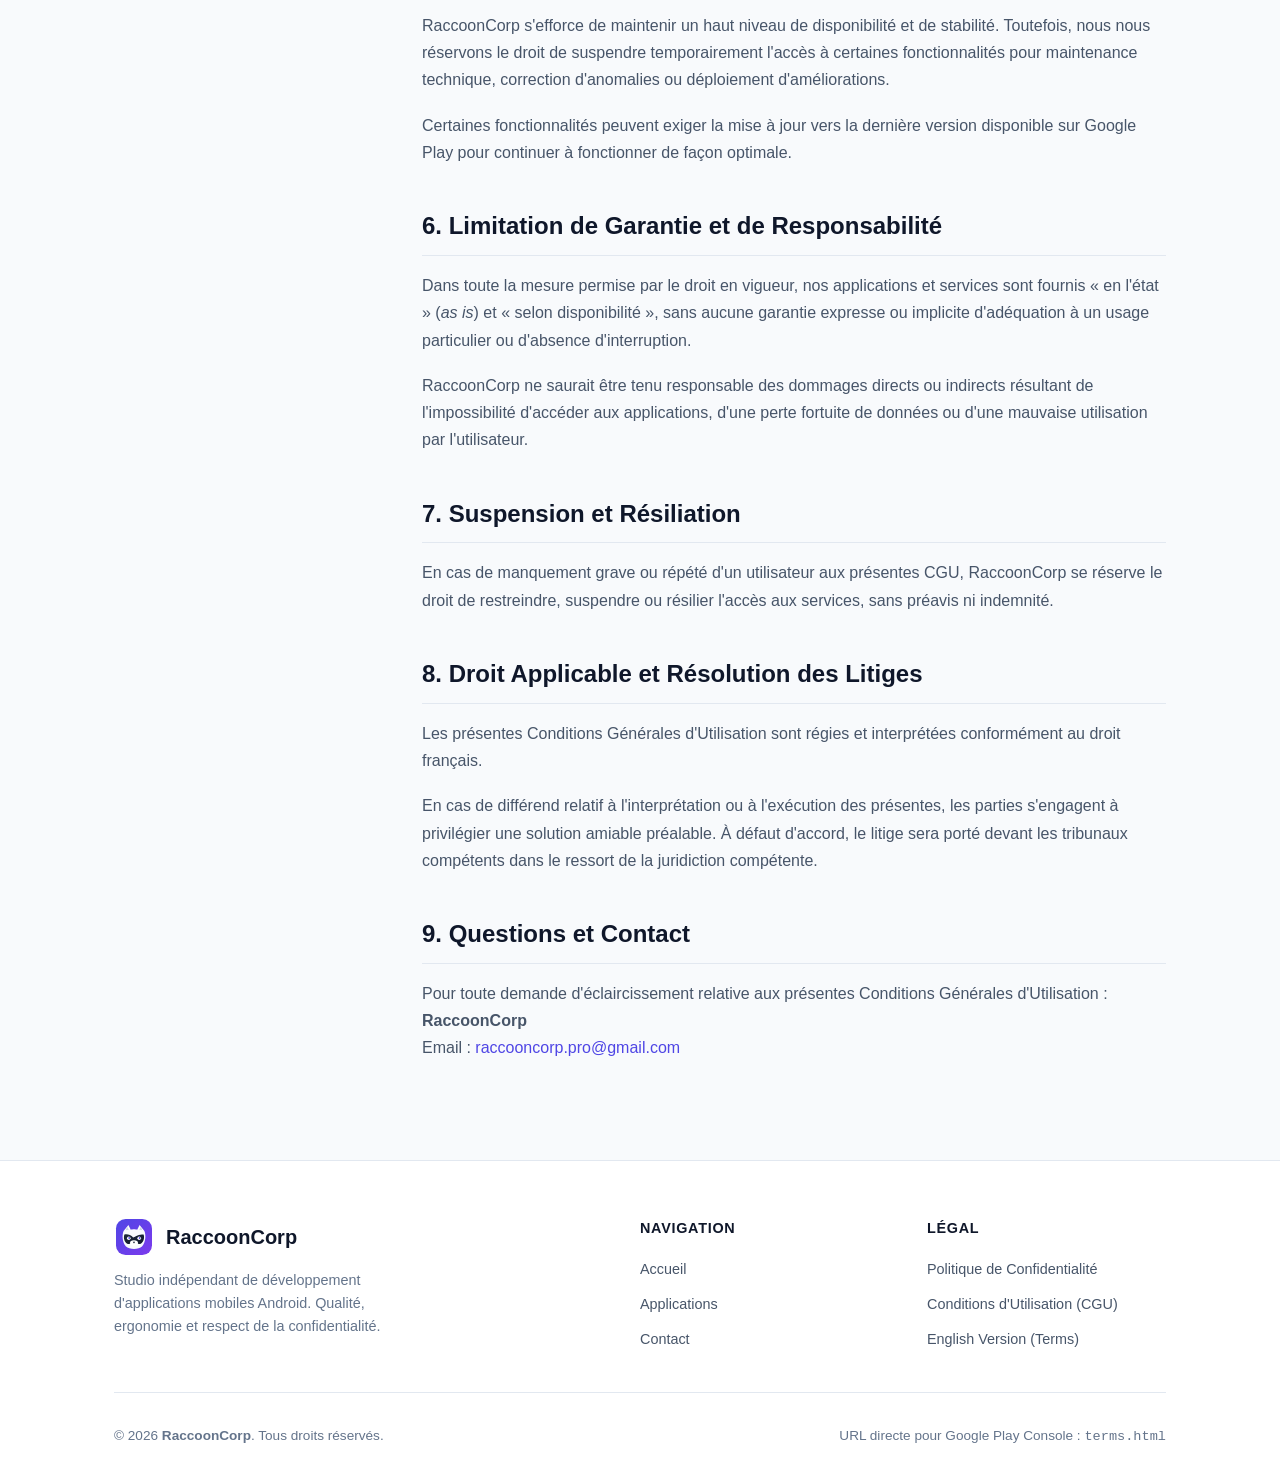
<file: terms.html>
<!DOCTYPE html>
<html lang="fr">
<head>
  <meta charset="UTF-8" />
  <meta name="viewport" content="width=device-width, initial-scale=1.0" />
  <title>Conditions Générales d'Utilisation (CGU) | RaccoonCorp</title>
  <meta name="description" content="Conditions Générales d'Utilisation régissant les applications mobiles Android et services développés par RaccoonCorp." />
  
  <link rel="icon" type="image/svg+xml" href="assets/favicon.svg" />
  <link rel="stylesheet" href="css/style.css" />
</head>
<body>

  <!-- En-tête / Navigation -->
  <header class="site-header">
    <div class="container nav-wrap">
      <a href="index.html" class="brand-link">
        <img src="assets/logo.svg" alt="Logo RaccoonCorp" class="brand-logo" />
        <span>RaccoonCorp</span>
      </a>

      <button class="mobile-toggle" aria-label="Ouvrir le menu" aria-expanded="false">
        <svg width="24" height="24" fill="none" stroke="currentColor" stroke-width="2" viewBox="0 0 24 24">
          <path stroke-linecap="round" stroke-linejoin="round" d="M4 6h16M4 12h16m-7 6h7" />
        </svg>
      </button>

      <nav class="main-nav">
        <a href="index.html" class="nav-link">Accueil</a>
        <a href="index.html#apps" class="nav-link">Applications</a>
        <a href="terms.html" class="nav-link active">Conditions (CGU)</a>
        <a href="privacy.html" class="nav-link">Confidentialité</a>
        
        <div class="lang-switch" title="Changer de langue">
          <a href="terms.html" class="active">FR</a>
          <a href="en/terms.html">EN</a>
        </div>
      </nav>
    </div>
  </header>

  <main class="legal-wrapper">
    <div class="container">
      
      <!-- En-tête du document légal -->
      <div class="legal-header">
        <h1>Conditions Générales d'Utilisation (CGU)</h1>
        <div class="legal-meta">
          <span><strong>Éditeur :</strong> RaccoonCorp</span>
          <span><strong>Dernière mise à jour :</strong> 29 Septembre 2026</span>
          <span><strong>Juridiction :</strong> Droit français / Union Européenne</span>
        </div>
      </div>

      <div class="legal-container">
        
        <!-- Table des matières latérale -->
        <aside class="legal-toc">
          <h4>Sommaire</h4>
          <ul>
            <li><a href="#champ-application">1. Champ d'application</a></li>
            <li><a href="#propriete">2. Propriété intellectuelle</a></li>
            <li><a href="#licence">3. Licence d'utilisation</a></li>
            <li><a href="#regles-usage">4. Règles d'utilisation</a></li>
            <li><a href="#disponibilite">5. Mises à jour & Accès</a></li>
            <li><a href="#responsabilite">6. Limitation de garantie</a></li>
            <li><a href="#resiliation">7. Suspension & Résiliation</a></li>
            <li><a href="#droit-applicable">8. Droit applicable & Litiges</a></li>
            <li><a href="#contact-cgu">9. Contact</a></li>
          </ul>
        </aside>

        <!-- Contenu des CGU -->
        <article class="legal-body">

          <div class="legal-box">
            <strong>Préambule :</strong> Les présentes Conditions Générales d'Utilisation (« CGU ») encadrent l'accès et l'utilisation de l'ensemble des applications mobiles Android éditées par <strong>RaccoonCorp</strong> ainsi que de son site internet.
          </div>

          <h2 id="champ-application">1. Champ d'Application et Acceptation</h2>
          <p>
            Tout téléchargement, installation ou utilisation d'une application développée par RaccoonCorp emporte acceptation sans réserve des présentes CGU par l'utilisateur. Si vous refusez l'une quelconque de ces dispositions, veuillez vous abstenir d'installer ou d'utiliser nos applications et désinstallez-les le cas échéant.
          </p>
          <p>
            RaccoonCorp se réserve la faculté de modifier unilatéralement les présentes conditions pour se conformer aux évolutions légales ou techniques. L'utilisation continue des applications après publication de révisions vaut acceptation des conditions modifiées.
          </p>

          <h2 id="propriete">2. Propriété Intellectuelle</h2>
          <p>
            L'ensemble des éléments composant nos applications et notre site web (codes sources, interfaces graphiques, logos, marques, textes, sons, illustrations, algorithmes) sont la propriété exclusive de <strong>RaccoonCorp</strong> ou de ses partenaires et sont protégés par le Code de la propriété intellectuelle et les traités internationaux relatifs au droit d'auteur.
          </p>
          <p>
            Toute reproduction, représentation, extraction, décompilation ou ingénierie inverse (reverse engineering) non expressément autorisée par la loi est strictement interdite.
          </p>

          <h2 id="licence">3. Licence Personnelle d'Utilisation</h2>
          <p>
            Sous réserve du respect des présentes CGU, RaccoonCorp concède à l'utilisateur une licence personnelle, non exclusive, non transférable, révocable et sans droit de sous-licence, destinée uniquement à une utilisation privée et non commerciale sur son appareil compatible Android.
          </p>

          <h2 id="regles-usage">4. Règles de Conduite et Usages Interdits</h2>
          <p>
            En utilisant nos applications, vous vous engagez à :
          </p>
          <ul>
            <li>Ne pas tenter de contourner les dispositifs de sécurité ou de gestion des droits numériques.</li>
            <li>Ne pas utiliser de robots, scripts automatisés ou aspirateurs de données sur nos services.</li>
            <li>Ne pas diffuser de contenus illicites, haineux, diffamatoires ou portant atteinte aux droits de tiers via les éventuelles fonctions de partage.</li>
            <li>Ne pas entraver le bon fonctionnement technique des serveurs et réseaux reliés à nos applications.</li>
          </ul>

          <h2 id="disponibilite">5. Mises à Jour et Disponibilité du Service</h2>
          <p>
            RaccoonCorp s'efforce de maintenir un haut niveau de disponibilité et de stabilité. Toutefois, nous nous réservons le droit de suspendre temporairement l'accès à certaines fonctionnalités pour maintenance technique, correction d'anomalies ou déploiement d'améliorations.
          </p>
          <p>
            Certaines fonctionnalités peuvent exiger la mise à jour vers la dernière version disponible sur Google Play pour continuer à fonctionner de façon optimale.
          </p>

          <h2 id="responsabilite">6. Limitation de Garantie et de Responsabilité</h2>
          <p>
            Dans toute la mesure permise par le droit en vigueur, nos applications et services sont fournis « en l'état » (<em>as is</em>) et « selon disponibilité », sans aucune garantie expresse ou implicite d'adéquation à un usage particulier ou d'absence d'interruption.
          </p>
          <p>
            RaccoonCorp ne saurait être tenu responsable des dommages directs ou indirects résultant de l'impossibilité d'accéder aux applications, d'une perte fortuite de données ou d'une mauvaise utilisation par l'utilisateur.
          </p>

          <h2 id="resiliation">7. Suspension et Résiliation</h2>
          <p>
            En cas de manquement grave ou répété d'un utilisateur aux présentes CGU, RaccoonCorp se réserve le droit de restreindre, suspendre ou résilier l'accès aux services, sans préavis ni indemnité.
          </p>

          <h2 id="droit-applicable">8. Droit Applicable et Résolution des Litiges</h2>
          <p>
            Les présentes Conditions Générales d'Utilisation sont régies et interprétées conformément au droit français.
          </p>
          <p>
            En cas de différend relatif à l'interprétation ou à l'exécution des présentes, les parties s'engagent à privilégier une solution amiable préalable. À défaut d'accord, le litige sera porté devant les tribunaux compétents dans le ressort de la juridiction compétente.
          </p>

          <h2 id="contact-cgu">9. Questions et Contact</h2>
          <p>
            Pour toute demande d'éclaircissement relative aux présentes Conditions Générales d'Utilisation :<br />
            <strong>RaccoonCorp</strong><br />
            Email : <a href="mailto:raccooncorp.pro@gmail.com">raccooncorp.pro@gmail.com</a>
          </p>

        </article>
      </div>
    </div>
  </main>

  <!-- Pied de page -->
  <footer class="site-footer">
    <div class="container">
      <div class="footer-top">
        <div class="footer-brand">
          <a href="index.html" class="brand-link">
            <img src="assets/logo.svg" alt="Logo RaccoonCorp" class="brand-logo" />
            <span>RaccoonCorp</span>
          </a>
          <p>
            Studio indépendant de développement d'applications mobiles Android. Qualité, ergonomie et respect de la confidentialité.
          </p>
        </div>

        <div class="footer-col">
          <h5>Navigation</h5>
          <ul>
            <li><a href="index.html">Accueil</a></li>
            <li><a href="index.html#apps">Applications</a></li>
            <li><a href="index.html#contact">Contact</a></li>
          </ul>
        </div>

        <div class="footer-col">
          <h5>Légal</h5>
          <ul>
            <li><a href="privacy.html">Politique de Confidentialité</a></li>
            <li><a href="terms.html">Conditions d'Utilisation (CGU)</a></li>
            <li><a href="en/terms.html">English Version (Terms)</a></li>
          </ul>
        </div>
      </div>

      <div class="footer-bottom">
        <div>&copy; <span class="current-year"></span> <strong>RaccoonCorp</strong>. Tous droits réservés.</div>
        <div>URL directe pour Google Play Console : <code>terms.html</code></div>
      </div>
    </div>
  </footer>

  <script src="js/main.js"></script>
</body>
</html>
</file>
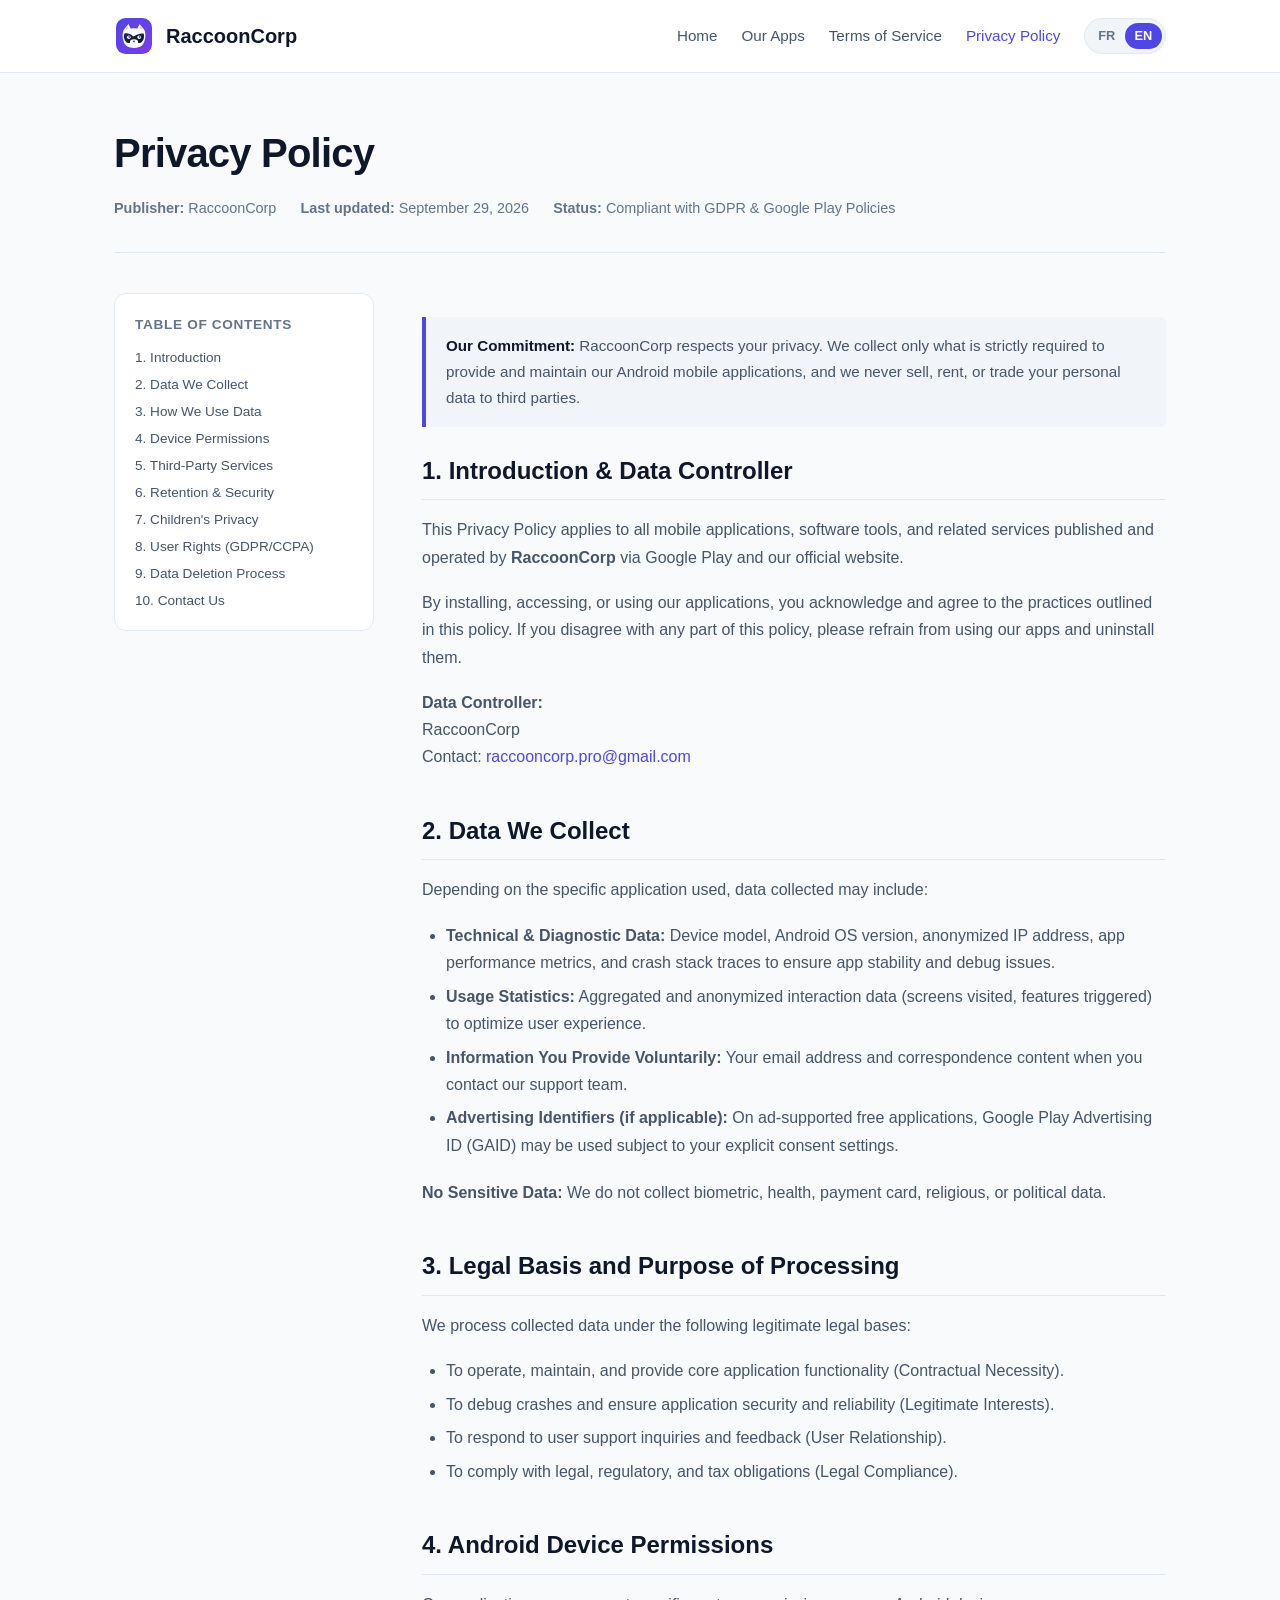
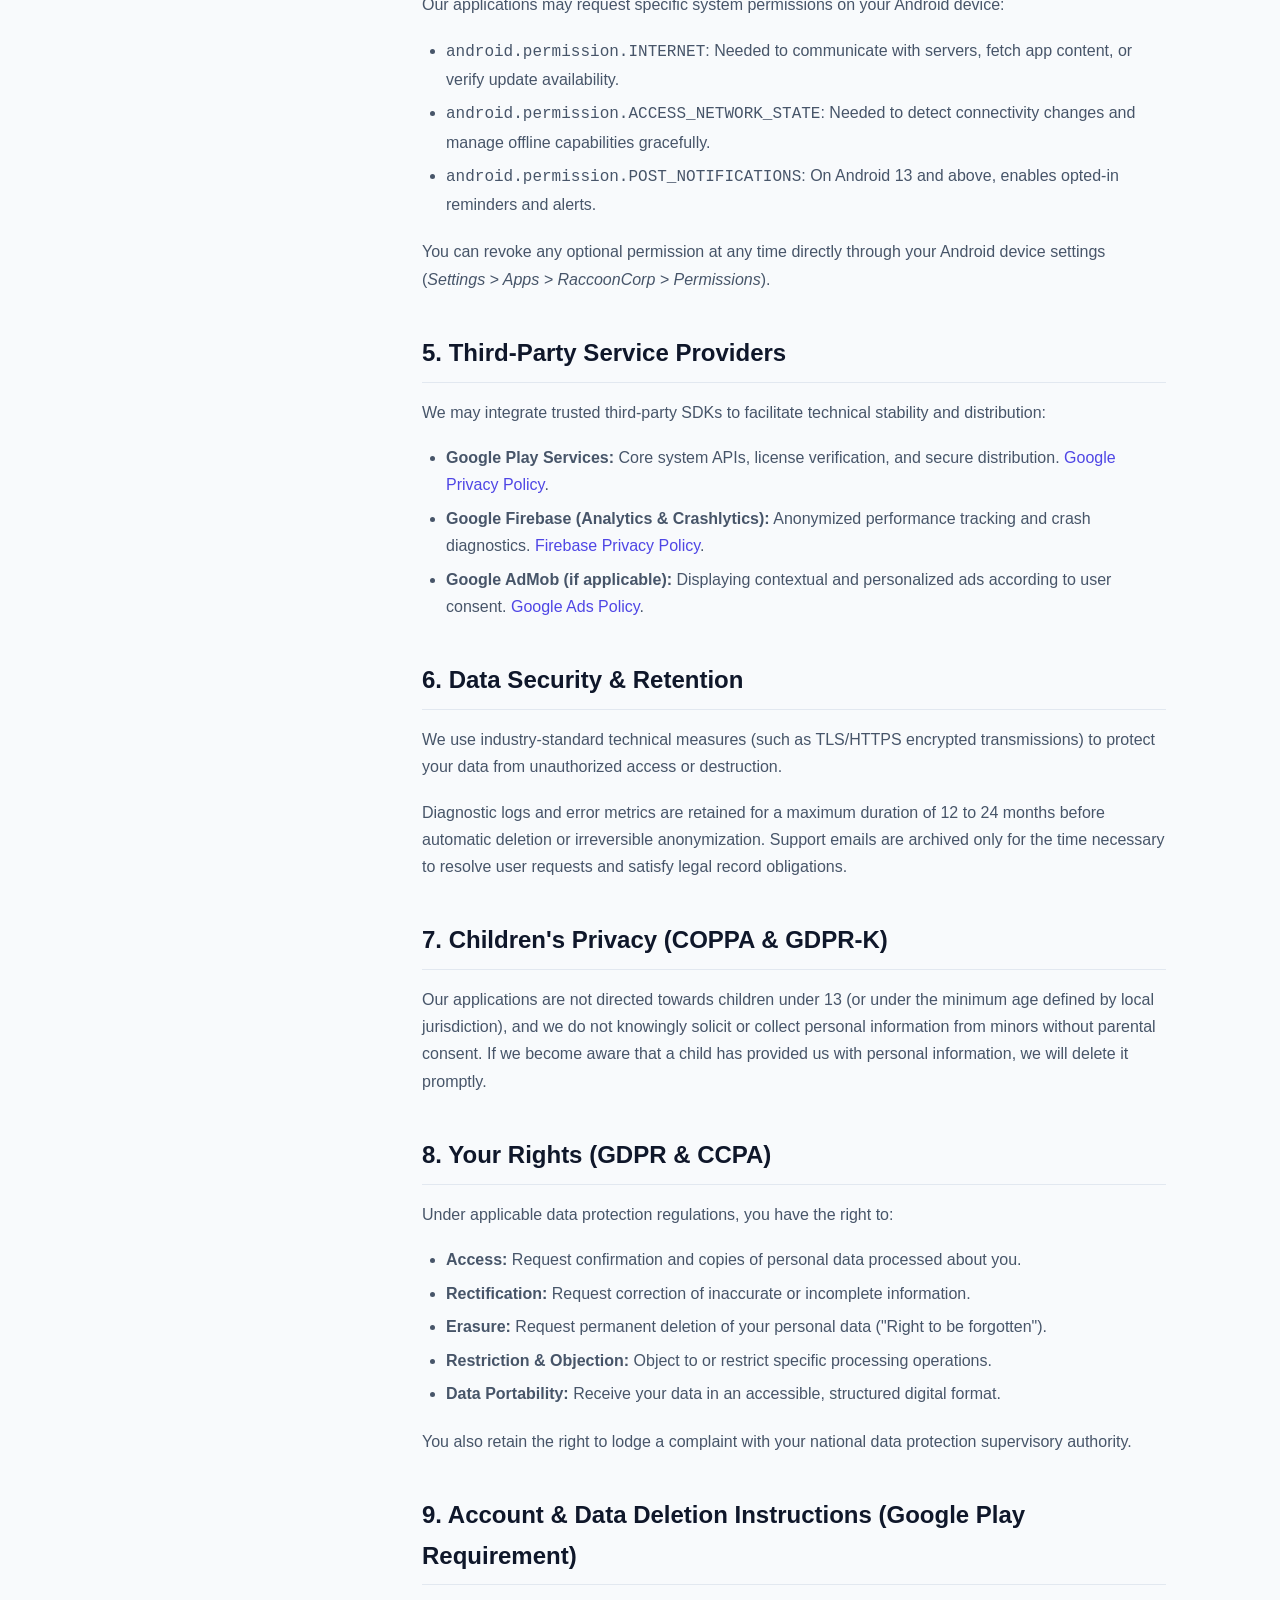
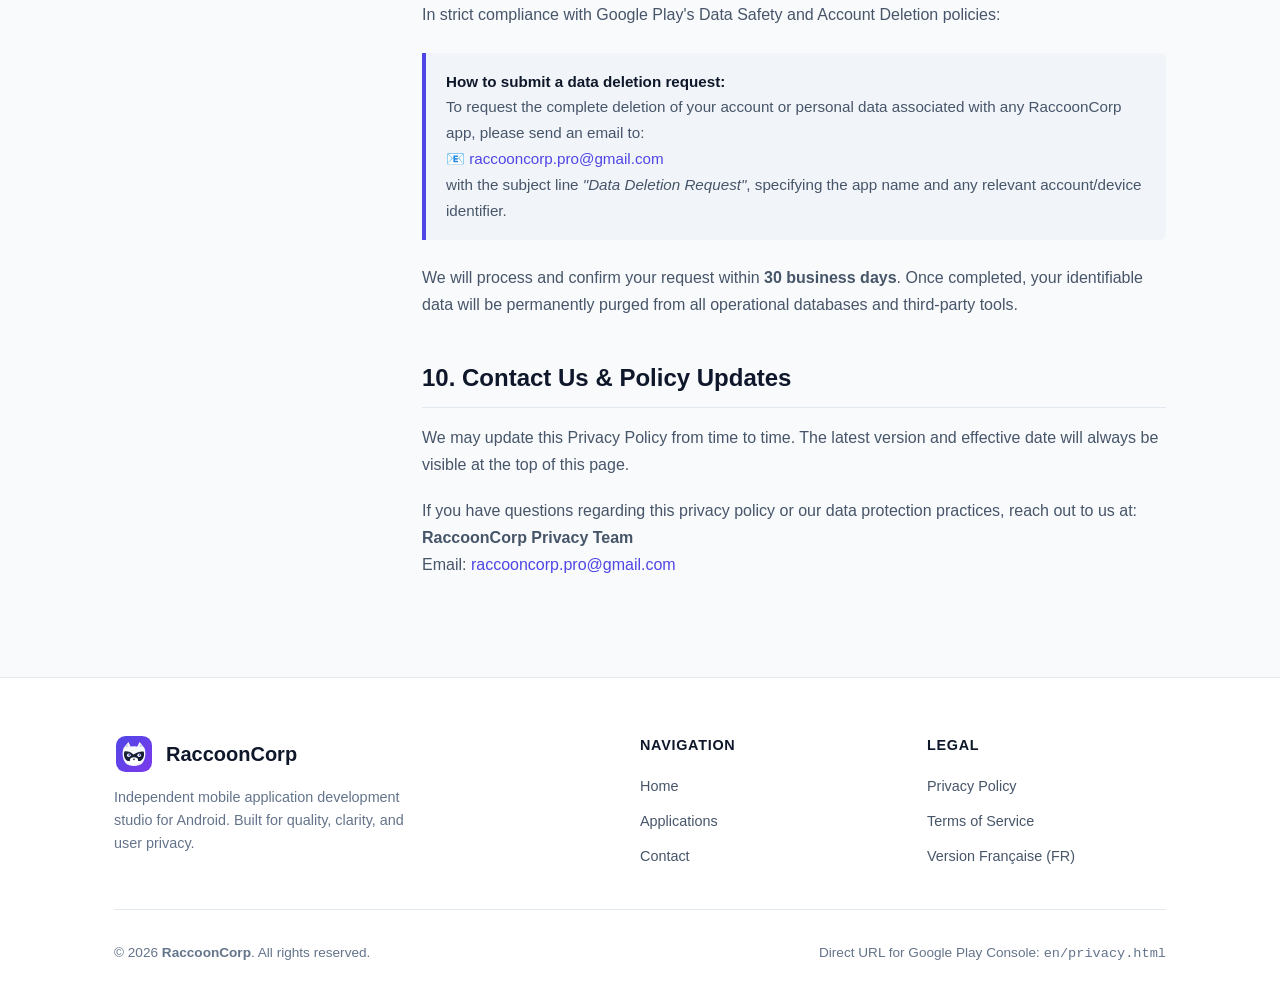
<file: en/privacy.html>
<!DOCTYPE html>
<html lang="en">
<head>
  <meta charset="UTF-8" />
  <meta name="viewport" content="width=device-width, initial-scale=1.0" />
  <title>Privacy Policy | RaccoonCorp</title>
  <meta name="description" content="Official Privacy Policy for RaccoonCorp Android applications and services. Compliant with GDPR and Google Play Developer Policies." />
  
  <link rel="icon" type="image/svg+xml" href="../assets/favicon.svg" />
  <link rel="stylesheet" href="../css/style.css" />
</head>
<body>

  <!-- Header / Navigation -->
  <header class="site-header">
    <div class="container nav-wrap">
      <a href="index.html" class="brand-link">
        <img src="../assets/logo.svg" alt="RaccoonCorp Logo" class="brand-logo" />
        <span>RaccoonCorp</span>
      </a>

      <button class="mobile-toggle" aria-label="Open menu" aria-expanded="false">
        <svg width="24" height="24" fill="none" stroke="currentColor" stroke-width="2" viewBox="0 0 24 24">
          <path stroke-linecap="round" stroke-linejoin="round" d="M4 6h16M4 12h16m-7 6h7" />
        </svg>
      </button>

      <nav class="main-nav">
        <a href="index.html" class="nav-link">Home</a>
        <a href="index.html#apps" class="nav-link">Our Apps</a>
        <a href="terms.html" class="nav-link">Terms of Service</a>
        <a href="privacy.html" class="nav-link active">Privacy Policy</a>
        
        <div class="lang-switch" title="Switch language">
          <a href="../privacy.html">FR</a>
          <a href="privacy.html" class="active">EN</a>
        </div>
      </nav>
    </div>
  </header>

  <main class="legal-wrapper">
    <div class="container">
      
      <!-- Legal Header -->
      <div class="legal-header">
        <h1>Privacy Policy</h1>
        <div class="legal-meta">
          <span><strong>Publisher:</strong> RaccoonCorp</span>
          <span><strong>Last updated:</strong> September 29, 2026</span>
          <span><strong>Status:</strong> Compliant with GDPR & Google Play Policies</span>
        </div>
      </div>

      <div class="legal-container">
        
        <!-- Table of Contents -->
        <aside class="legal-toc">
          <h4>Table of Contents</h4>
          <ul>
            <li><a href="#intro">1. Introduction</a></li>
            <li><a href="#data-collected">2. Data We Collect</a></li>
            <li><a href="#usage">3. How We Use Data</a></li>
            <li><a href="#permissions">4. Device Permissions</a></li>
            <li><a href="#third-parties">5. Third-Party Services</a></li>
            <li><a href="#security">6. Retention & Security</a></li>
            <li><a href="#children">7. Children's Privacy</a></li>
            <li><a href="#user-rights">8. User Rights (GDPR/CCPA)</a></li>
            <li><a href="#data-deletion">9. Data Deletion Process</a></li>
            <li><a href="#contact-dpo">10. Contact Us</a></li>
          </ul>
        </aside>

        <!-- Article Body -->
        <article class="legal-body">

          <div class="legal-box">
            <strong>Our Commitment:</strong> RaccoonCorp respects your privacy. We collect only what is strictly required to provide and maintain our Android mobile applications, and we never sell, rent, or trade your personal data to third parties.
          </div>

          <h2 id="intro">1. Introduction & Data Controller</h2>
          <p>
            This Privacy Policy applies to all mobile applications, software tools, and related services published and operated by <strong>RaccoonCorp</strong> via Google Play and our official website.
          </p>
          <p>
            By installing, accessing, or using our applications, you acknowledge and agree to the practices outlined in this policy. If you disagree with any part of this policy, please refrain from using our apps and uninstall them.
          </p>
          <p>
            <strong>Data Controller:</strong><br />
            RaccoonCorp<br />
            Contact: <a href="mailto:raccooncorp.pro@gmail.com">raccooncorp.pro@gmail.com</a>
          </p>

          <h2 id="data-collected">2. Data We Collect</h2>
          <p>
            Depending on the specific application used, data collected may include:
          </p>
          <ul>
            <li>
              <strong>Technical & Diagnostic Data:</strong> Device model, Android OS version, anonymized IP address, app performance metrics, and crash stack traces to ensure app stability and debug issues.
            </li>
            <li>
              <strong>Usage Statistics:</strong> Aggregated and anonymized interaction data (screens visited, features triggered) to optimize user experience.
            </li>
            <li>
              <strong>Information You Provide Voluntarily:</strong> Your email address and correspondence content when you contact our support team.
            </li>
            <li>
              <strong>Advertising Identifiers (if applicable):</strong> On ad-supported free applications, Google Play Advertising ID (GAID) may be used subject to your explicit consent settings.
            </li>
          </ul>
          <p>
            <strong>No Sensitive Data:</strong> We do not collect biometric, health, payment card, religious, or political data.
          </p>

          <h2 id="usage">3. Legal Basis and Purpose of Processing</h2>
          <p>
            We process collected data under the following legitimate legal bases:
          </p>
          <ul>
            <li>To operate, maintain, and provide core application functionality (Contractual Necessity).</li>
            <li>To debug crashes and ensure application security and reliability (Legitimate Interests).</li>
            <li>To respond to user support inquiries and feedback (User Relationship).</li>
            <li>To comply with legal, regulatory, and tax obligations (Legal Compliance).</li>
          </ul>

          <h2 id="permissions">4. Android Device Permissions</h2>
          <p>
            Our applications may request specific system permissions on your Android device:
          </p>
          <ul>
            <li><code>android.permission.INTERNET</code>: Needed to communicate with servers, fetch app content, or verify update availability.</li>
            <li><code>android.permission.ACCESS_NETWORK_STATE</code>: Needed to detect connectivity changes and manage offline capabilities gracefully.</li>
            <li><code>android.permission.POST_NOTIFICATIONS</code>: On Android 13 and above, enables opted-in reminders and alerts.</li>
          </ul>
          <p>
            You can revoke any optional permission at any time directly through your Android device settings (<em>Settings &gt; Apps &gt; RaccoonCorp &gt; Permissions</em>).
          </p>

          <h2 id="third-parties">5. Third-Party Service Providers</h2>
          <p>
            We may integrate trusted third-party SDKs to facilitate technical stability and distribution:
          </p>
          <ul>
            <li>
              <strong>Google Play Services:</strong> Core system APIs, license verification, and secure distribution. <a href="https://policies.google.com/privacy" target="_blank" rel="noopener">Google Privacy Policy</a>.
            </li>
            <li>
              <strong>Google Firebase (Analytics & Crashlytics):</strong> Anonymized performance tracking and crash diagnostics. <a href="https://firebase.google.com/support/privacy" target="_blank" rel="noopener">Firebase Privacy Policy</a>.
            </li>
            <li>
              <strong>Google AdMob (if applicable):</strong> Displaying contextual and personalized ads according to user consent. <a href="https://policies.google.com/technologies/ads" target="_blank" rel="noopener">Google Ads Policy</a>.
            </li>
          </ul>

          <h2 id="security">6. Data Security & Retention</h2>
          <p>
            We use industry-standard technical measures (such as TLS/HTTPS encrypted transmissions) to protect your data from unauthorized access or destruction.
          </p>
          <p>
            Diagnostic logs and error metrics are retained for a maximum duration of 12 to 24 months before automatic deletion or irreversible anonymization. Support emails are archived only for the time necessary to resolve user requests and satisfy legal record obligations.
          </p>

          <h2 id="children">7. Children's Privacy (COPPA & GDPR-K)</h2>
          <p>
            Our applications are not directed towards children under 13 (or under the minimum age defined by local jurisdiction), and we do not knowingly solicit or collect personal information from minors without parental consent. If we become aware that a child has provided us with personal information, we will delete it promptly.
          </p>

          <h2 id="user-rights">8. Your Rights (GDPR & CCPA)</h2>
          <p>
            Under applicable data protection regulations, you have the right to:
          </p>
          <ul>
            <li><strong>Access:</strong> Request confirmation and copies of personal data processed about you.</li>
            <li><strong>Rectification:</strong> Request correction of inaccurate or incomplete information.</li>
            <li><strong>Erasure:</strong> Request permanent deletion of your personal data ("Right to be forgotten").</li>
            <li><strong>Restriction & Objection:</strong> Object to or restrict specific processing operations.</li>
            <li><strong>Data Portability:</strong> Receive your data in an accessible, structured digital format.</li>
          </ul>
          <p>
            You also retain the right to lodge a complaint with your national data protection supervisory authority.
          </p>

          <h2 id="data-deletion">9. Account & Data Deletion Instructions (Google Play Requirement)</h2>
          <p>
            In strict compliance with Google Play's Data Safety and Account Deletion policies:
          </p>
          <div class="legal-box">
            <strong>How to submit a data deletion request:</strong><br />
            To request the complete deletion of your account or personal data associated with any RaccoonCorp app, please send an email to:<br />
            📧 <a href="mailto:raccooncorp.pro@gmail.com?subject=Data%20Deletion%20Request%20-%20RaccoonCorp">raccooncorp.pro@gmail.com</a><br />
            with the subject line <em>"Data Deletion Request"</em>, specifying the app name and any relevant account/device identifier.
          </div>
          <p>
            We will process and confirm your request within <strong>30 business days</strong>. Once completed, your identifiable data will be permanently purged from all operational databases and third-party tools.
          </p>

          <h2 id="contact-dpo">10. Contact Us & Policy Updates</h2>
          <p>
            We may update this Privacy Policy from time to time. The latest version and effective date will always be visible at the top of this page.
          </p>
          <p>
            If you have questions regarding this privacy policy or our data protection practices, reach out to us at:<br />
            <strong>RaccoonCorp Privacy Team</strong><br />
            Email: <a href="mailto:raccooncorp.pro@gmail.com">raccooncorp.pro@gmail.com</a>
          </p>

        </article>
      </div>
    </div>
  </main>

  <!-- Footer -->
  <footer class="site-footer">
    <div class="container">
      <div class="footer-top">
        <div class="footer-brand">
          <a href="index.html" class="brand-link">
            <img src="../assets/logo.svg" alt="RaccoonCorp Logo" class="brand-logo" />
            <span>RaccoonCorp</span>
          </a>
          <p>
            Independent mobile application development studio for Android. Built for quality, clarity, and user privacy.
          </p>
        </div>

        <div class="footer-col">
          <h5>Navigation</h5>
          <ul>
            <li><a href="index.html">Home</a></li>
            <li><a href="index.html#apps">Applications</a></li>
            <li><a href="index.html#contact">Contact</a></li>
          </ul>
        </div>

        <div class="footer-col">
          <h5>Legal</h5>
          <ul>
            <li><a href="privacy.html">Privacy Policy</a></li>
            <li><a href="terms.html">Terms of Service</a></li>
            <li><a href="../privacy.html">Version Française (FR)</a></li>
          </ul>
        </div>
      </div>

      <div class="footer-bottom">
        <div>&copy; <span class="current-year"></span> <strong>RaccoonCorp</strong>. All rights reserved.</div>
        <div>Direct URL for Google Play Console: <code>en/privacy.html</code></div>
      </div>
    </div>
  </footer>

  <script src="../js/main.js"></script>
</body>
</html>
</file>
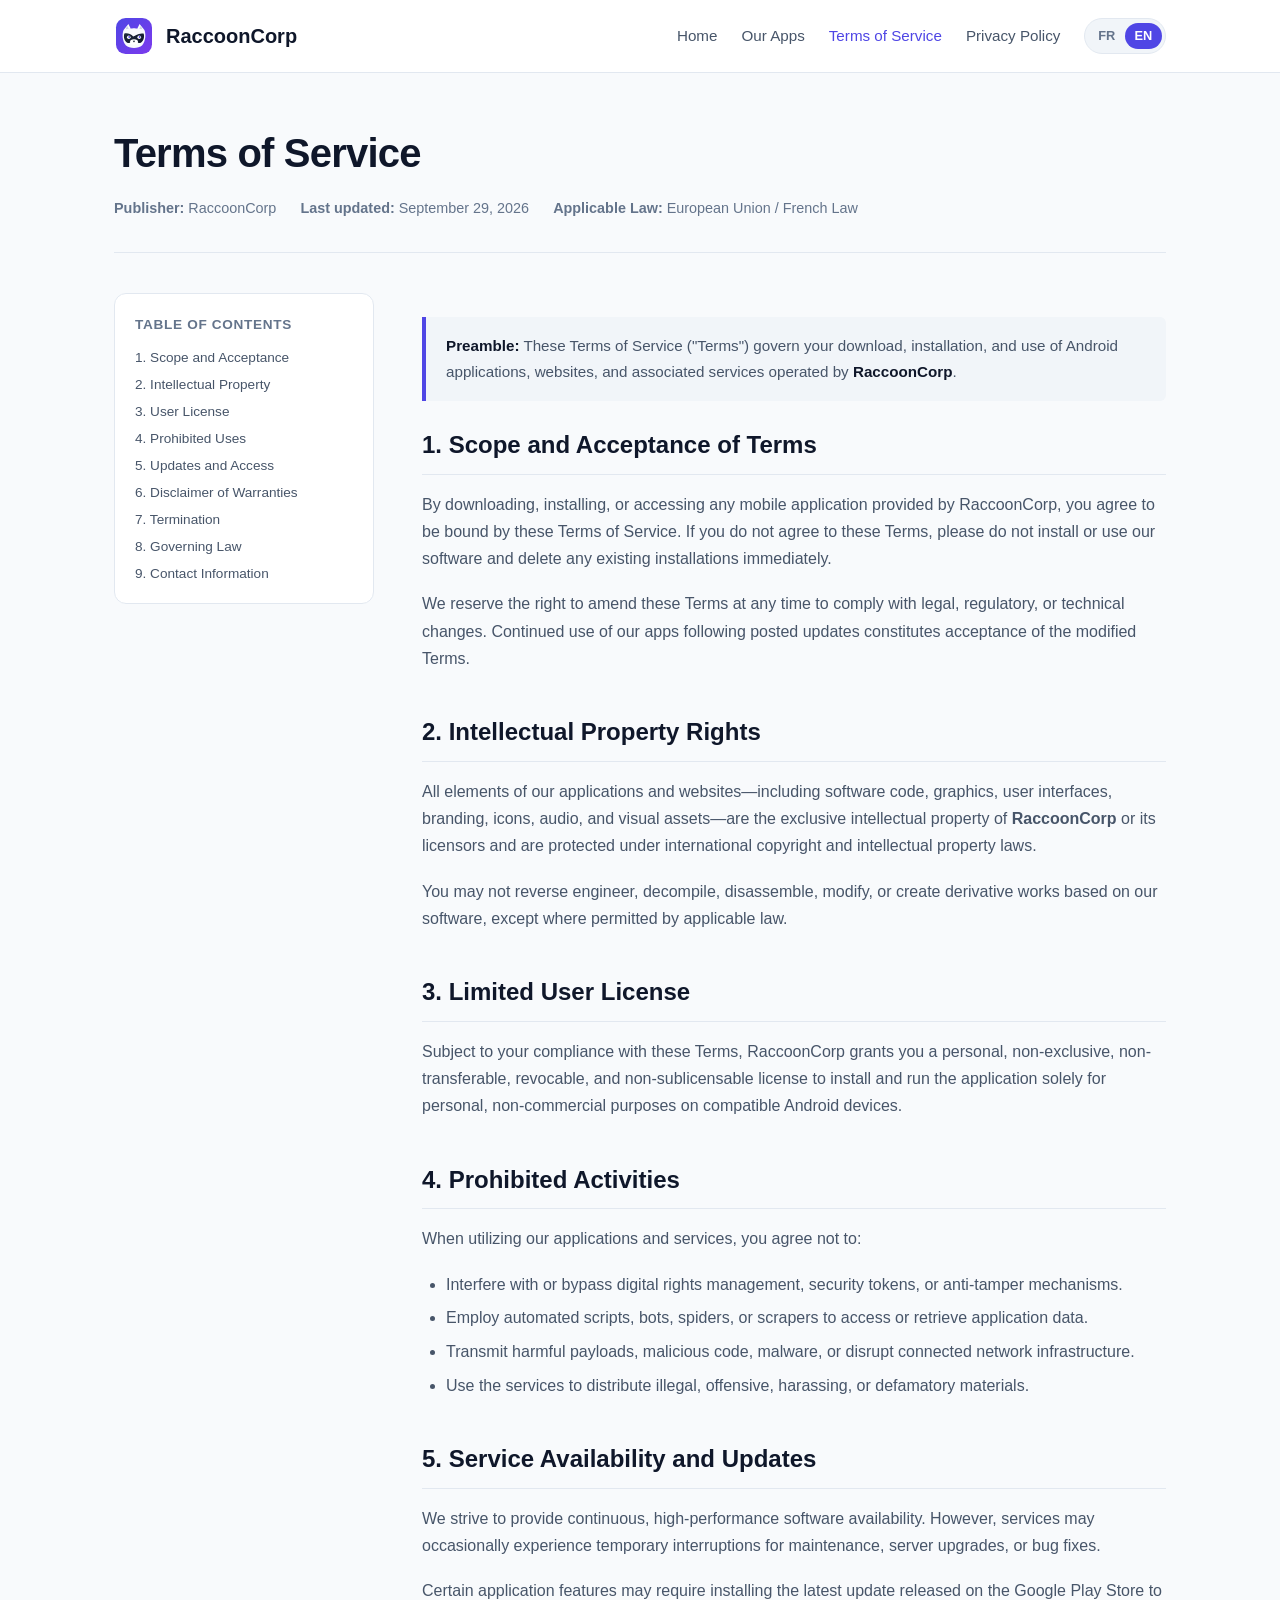
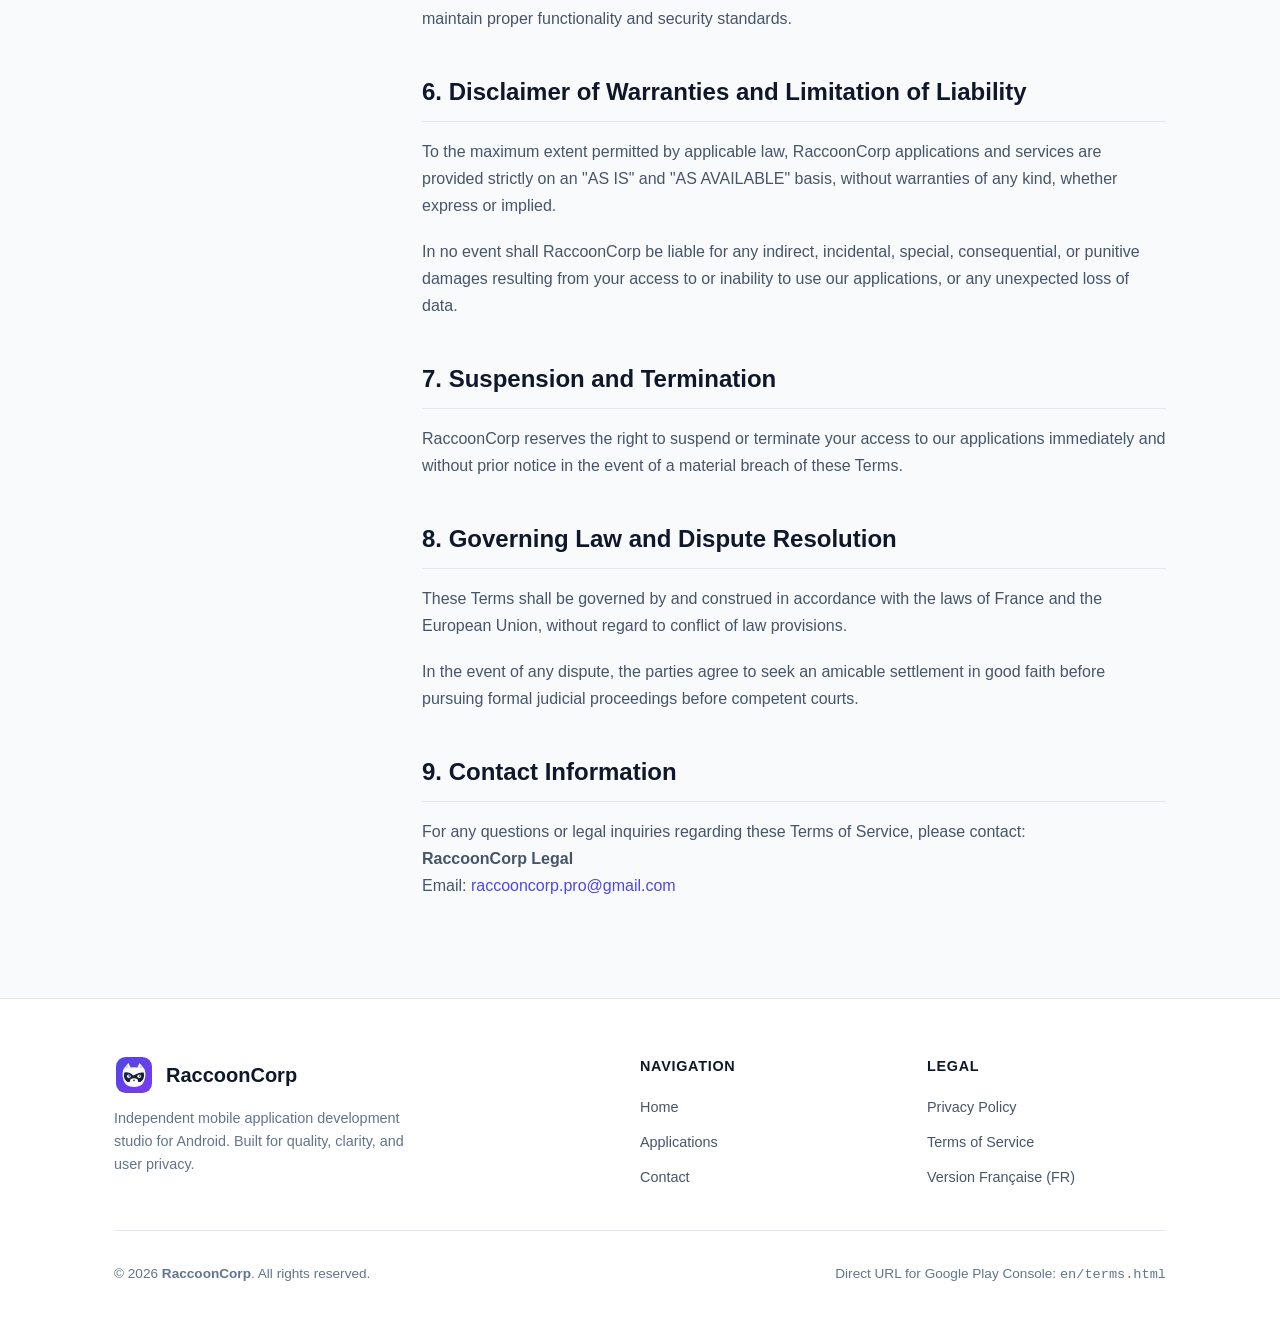
<file: en/terms.html>
<!DOCTYPE html>
<html lang="en">
<head>
  <meta charset="UTF-8" />
  <meta name="viewport" content="width=device-width, initial-scale=1.0" />
  <title>Terms of Service | RaccoonCorp</title>
  <meta name="description" content="Official Terms of Service governing the use of mobile applications and services provided by RaccoonCorp." />
  
  <link rel="icon" type="image/svg+xml" href="../assets/favicon.svg" />
  <link rel="stylesheet" href="../css/style.css" />
</head>
<body>

  <!-- Header / Navigation -->
  <header class="site-header">
    <div class="container nav-wrap">
      <a href="index.html" class="brand-link">
        <img src="../assets/logo.svg" alt="RaccoonCorp Logo" class="brand-logo" />
        <span>RaccoonCorp</span>
      </a>

      <button class="mobile-toggle" aria-label="Open menu" aria-expanded="false">
        <svg width="24" height="24" fill="none" stroke="currentColor" stroke-width="2" viewBox="0 0 24 24">
          <path stroke-linecap="round" stroke-linejoin="round" d="M4 6h16M4 12h16m-7 6h7" />
        </svg>
      </button>

      <nav class="main-nav">
        <a href="index.html" class="nav-link">Home</a>
        <a href="index.html#apps" class="nav-link">Our Apps</a>
        <a href="terms.html" class="nav-link active">Terms of Service</a>
        <a href="privacy.html" class="nav-link">Privacy Policy</a>
        
        <div class="lang-switch" title="Switch language">
          <a href="../terms.html">FR</a>
          <a href="terms.html" class="active">EN</a>
        </div>
      </nav>
    </div>
  </header>

  <main class="legal-wrapper">
    <div class="container">
      
      <!-- Legal Header -->
      <div class="legal-header">
        <h1>Terms of Service</h1>
        <div class="legal-meta">
          <span><strong>Publisher:</strong> RaccoonCorp</span>
          <span><strong>Last updated:</strong> September 29, 2026</span>
          <span><strong>Applicable Law:</strong> European Union / French Law</span>
        </div>
      </div>

      <div class="legal-container">
        
        <!-- Table of Contents -->
        <aside class="legal-toc">
          <h4>Table of Contents</h4>
          <ul>
            <li><a href="#scope">1. Scope and Acceptance</a></li>
            <li><a href="#intellectual-property">2. Intellectual Property</a></li>
            <li><a href="#license">3. User License</a></li>
            <li><a href="#prohibited">4. Prohibited Uses</a></li>
            <li><a href="#availability">5. Updates and Access</a></li>
            <li><a href="#warranty">6. Disclaimer of Warranties</a></li>
            <li><a href="#termination">7. Termination</a></li>
            <li><a href="#governing-law">8. Governing Law</a></li>
            <li><a href="#contact">9. Contact Information</a></li>
          </ul>
        </aside>

        <!-- Article Body -->
        <article class="legal-body">

          <div class="legal-box">
            <strong>Preamble:</strong> These Terms of Service ("Terms") govern your download, installation, and use of Android applications, websites, and associated services operated by <strong>RaccoonCorp</strong>.
          </div>

          <h2 id="scope">1. Scope and Acceptance of Terms</h2>
          <p>
            By downloading, installing, or accessing any mobile application provided by RaccoonCorp, you agree to be bound by these Terms of Service. If you do not agree to these Terms, please do not install or use our software and delete any existing installations immediately.
          </p>
          <p>
            We reserve the right to amend these Terms at any time to comply with legal, regulatory, or technical changes. Continued use of our apps following posted updates constitutes acceptance of the modified Terms.
          </p>

          <h2 id="intellectual-property">2. Intellectual Property Rights</h2>
          <p>
            All elements of our applications and websites—including software code, graphics, user interfaces, branding, icons, audio, and visual assets—are the exclusive intellectual property of <strong>RaccoonCorp</strong> or its licensors and are protected under international copyright and intellectual property laws.
          </p>
          <p>
            You may not reverse engineer, decompile, disassemble, modify, or create derivative works based on our software, except where permitted by applicable law.
          </p>

          <h2 id="license">3. Limited User License</h2>
          <p>
            Subject to your compliance with these Terms, RaccoonCorp grants you a personal, non-exclusive, non-transferable, revocable, and non-sublicensable license to install and run the application solely for personal, non-commercial purposes on compatible Android devices.
          </p>

          <h2 id="prohibited">4. Prohibited Activities</h2>
          <p>
            When utilizing our applications and services, you agree not to:
          </p>
          <ul>
            <li>Interfere with or bypass digital rights management, security tokens, or anti-tamper mechanisms.</li>
            <li>Employ automated scripts, bots, spiders, or scrapers to access or retrieve application data.</li>
            <li>Transmit harmful payloads, malicious code, malware, or disrupt connected network infrastructure.</li>
            <li>Use the services to distribute illegal, offensive, harassing, or defamatory materials.</li>
          </ul>

          <h2 id="availability">5. Service Availability and Updates</h2>
          <p>
            We strive to provide continuous, high-performance software availability. However, services may occasionally experience temporary interruptions for maintenance, server upgrades, or bug fixes.
          </p>
          <p>
            Certain application features may require installing the latest update released on the Google Play Store to maintain proper functionality and security standards.
          </p>

          <h2 id="warranty">6. Disclaimer of Warranties and Limitation of Liability</h2>
          <p>
            To the maximum extent permitted by applicable law, RaccoonCorp applications and services are provided strictly on an "AS IS" and "AS AVAILABLE" basis, without warranties of any kind, whether express or implied.
          </p>
          <p>
            In no event shall RaccoonCorp be liable for any indirect, incidental, special, consequential, or punitive damages resulting from your access to or inability to use our applications, or any unexpected loss of data.
          </p>

          <h2 id="termination">7. Suspension and Termination</h2>
          <p>
            RaccoonCorp reserves the right to suspend or terminate your access to our applications immediately and without prior notice in the event of a material breach of these Terms.
          </p>

          <h2 id="governing-law">8. Governing Law and Dispute Resolution</h2>
          <p>
            These Terms shall be governed by and construed in accordance with the laws of France and the European Union, without regard to conflict of law provisions.
          </p>
          <p>
            In the event of any dispute, the parties agree to seek an amicable settlement in good faith before pursuing formal judicial proceedings before competent courts.
          </p>

          <h2 id="contact">9. Contact Information</h2>
          <p>
            For any questions or legal inquiries regarding these Terms of Service, please contact:<br />
            <strong>RaccoonCorp Legal</strong><br />
            Email: <a href="mailto:raccooncorp.pro@gmail.com">raccooncorp.pro@gmail.com</a>
          </p>

        </article>
      </div>
    </div>
  </main>

  <!-- Footer -->
  <footer class="site-footer">
    <div class="container">
      <div class="footer-top">
        <div class="footer-brand">
          <a href="index.html" class="brand-link">
            <img src="../assets/logo.svg" alt="RaccoonCorp Logo" class="brand-logo" />
            <span>RaccoonCorp</span>
          </a>
          <p>
            Independent mobile application development studio for Android. Built for quality, clarity, and user privacy.
          </p>
        </div>

        <div class="footer-col">
          <h5>Navigation</h5>
          <ul>
            <li><a href="index.html">Home</a></li>
            <li><a href="index.html#apps">Applications</a></li>
            <li><a href="index.html#contact">Contact</a></li>
          </ul>
        </div>

        <div class="footer-col">
          <h5>Legal</h5>
          <ul>
            <li><a href="privacy.html">Privacy Policy</a></li>
            <li><a href="terms.html">Terms of Service</a></li>
            <li><a href="../terms.html">Version Française (FR)</a></li>
          </ul>
        </div>
      </div>

      <div class="footer-bottom">
        <div>&copy; <span class="current-year"></span> <strong>RaccoonCorp</strong>. All rights reserved.</div>
        <div>Direct URL for Google Play Console: <code>en/terms.html</code></div>
      </div>
    </div>
  </footer>

  <script src="../js/main.js"></script>
</body>
</html>
</file>
<file: css/style.css>
/* ==========================================================================
   RaccoonCorp - Modern Responsive Stylesheet
   Compatible with GitHub Pages & Google Play Console Verification Standards
   ========================================================================== */

:root {
  --primary: #4f46e5;
  --primary-hover: #4338ca;
  --primary-light: #eef2ff;
  --secondary: #0ea5e9;
  --accent: #8b5cf6;
  
  --bg-body: #f8fafc;
  --bg-card: #ffffff;
  --bg-card-alt: #f1f5f9;
  --bg-header: rgba(255, 255, 255, 0.9);
  
  --text-main: #0f172a;
  --text-muted: #475569;
  --text-sub: #64748b;
  
  --border-color: #e2e8f0;
  --border-focus: #818cf8;
  
  --badge-bg: #e0e7ff;
  --badge-text: #3730a3;
  --badge-success-bg: #dcfce7;
  --badge-success-text: #166534;
  
  --shadow-sm: 0 1px 2px 0 rgb(0 0 0 / 0.05);
  --shadow-md: 0 4px 6px -1px rgb(0 0 0 / 0.08), 0 2px 4px -2px rgb(0 0 0 / 0.06);
  --shadow-lg: 0 10px 15px -3px rgb(0 0 0 / 0.08), 0 4px 6px -4px rgb(0 0 0 / 0.04);
  
  --radius-sm: 6px;
  --radius-md: 12px;
  --radius-lg: 18px;
  --radius-full: 9999px;
  
  --max-width: 1100px;
  --transition: all 0.2s cubic-bezier(0.4, 0, 0.2, 1);
}

@media (prefers-color-scheme: dark) {
  :root {
    --bg-body: #0b0f19;
    --bg-card: #131b2e;
    --bg-card-alt: #1e293b;
    --bg-header: rgba(11, 15, 25, 0.88);
    
    --text-main: #f8fafc;
    --text-muted: #cbd5e1;
    --text-sub: #94a3b8;
    
    --border-color: #1e293b;
    --border-focus: #6366f1;
    
    --primary-light: rgba(79, 70, 229, 0.15);
    --badge-bg: rgba(99, 102, 241, 0.2);
    --badge-text: #a5b4fc;
    --badge-success-bg: rgba(34, 197, 94, 0.15);
    --badge-success-text: #86efac;
    
    --shadow-sm: 0 1px 2px 0 rgb(0 0 0 / 0.3);
    --shadow-md: 0 4px 6px -1px rgb(0 0 0 / 0.4);
    --shadow-lg: 0 10px 15px -3px rgb(0 0 0 / 0.5);
  }
}

/* Base Reset */
*, *::before, *::after {
  box-sizing: border-box;
  margin: 0;
  padding: 0;
}

html {
  font-family: -apple-system, BlinkMacSystemFont, "Segoe UI", Roboto, "Helvetica Neue", Arial, sans-serif;
  scroll-behavior: smooth;
  font-size: 16px;
  line-height: 1.6;
  color: var(--text-main);
  background-color: var(--bg-body);
  text-rendering: optimizeLegibility;
  -webkit-font-smoothing: antialiased;
}

body {
  min-height: 100vh;
  display: flex;
  flex-direction: column;
}

a {
  color: var(--primary);
  text-decoration: none;
  transition: var(--transition);
}

a:hover {
  text-decoration: underline;
}

img, svg {
  display: block;
  max-width: 100%;
}

/* Layout */
.container {
  width: 100%;
  max-width: var(--max-width);
  margin: 0 auto;
  padding: 0 1.5rem;
}

/* Header & Navigation */
header.site-header {
  position: sticky;
  top: 0;
  z-index: 100;
  backdrop-filter: blur(12px);
  -webkit-backdrop-filter: blur(12px);
  background-color: var(--bg-header);
  border-bottom: 1px solid var(--border-color);
  transition: var(--transition);
}

.nav-wrap {
  display: flex;
  align-items: center;
  justify-content: space-between;
  height: 4.5rem;
}

.brand-link {
  display: flex;
  align-items: center;
  gap: 0.75rem;
  font-weight: 700;
  font-size: 1.25rem;
  color: var(--text-main);
  text-decoration: none;
}

.brand-link:hover {
  text-decoration: none;
}

.brand-logo {
  width: 40px;
  height: 40px;
  border-radius: var(--radius-sm);
}

.brand-badge {
  font-size: 0.7rem;
  text-transform: uppercase;
  letter-spacing: 0.05em;
  font-weight: 600;
  padding: 0.15rem 0.5rem;
  background-color: var(--badge-bg);
  color: var(--badge-text);
  border-radius: var(--radius-full);
}

nav.main-nav {
  display: flex;
  align-items: center;
  gap: 1.5rem;
}

.nav-link {
  font-size: 0.95rem;
  font-weight: 500;
  color: var(--text-muted);
  transition: var(--transition);
}

.nav-link:hover, .nav-link.active {
  color: var(--primary);
  text-decoration: none;
}

.lang-switch {
  display: inline-flex;
  align-items: center;
  background-color: var(--bg-card-alt);
  border: 1px solid var(--border-color);
  border-radius: var(--radius-full);
  padding: 0.2rem;
  font-size: 0.8rem;
  font-weight: 600;
}

.lang-switch a {
  padding: 0.2rem 0.6rem;
  border-radius: var(--radius-full);
  color: var(--text-sub);
}

.lang-switch a:hover {
  text-decoration: none;
  color: var(--text-main);
}

.lang-switch a.active {
  background-color: var(--primary);
  color: #ffffff;
}

/* Mobile Nav Toggle */
.mobile-toggle {
  display: none;
  background: none;
  border: none;
  cursor: pointer;
  padding: 0.5rem;
  color: var(--text-main);
}

/* Hero Section */
.hero {
  padding: 5rem 0 3.5rem;
  text-align: center;
  position: relative;
  overflow: hidden;
}

.hero::before {
  content: "";
  position: absolute;
  top: -120px;
  left: 50%;
  transform: translateX(-50%);
  width: 600px;
  height: 350px;
  background: radial-gradient(circle, rgba(79, 70, 229, 0.15) 0%, rgba(14, 165, 233, 0.05) 50%, transparent 70%);
  z-index: -1;
  pointer-events: none;
}

.hero-tag {
  display: inline-flex;
  align-items: center;
  gap: 0.5rem;
  padding: 0.35rem 0.9rem;
  font-size: 0.85rem;
  font-weight: 600;
  background-color: var(--badge-bg);
  color: var(--badge-text);
  border-radius: var(--radius-full);
  margin-bottom: 1.5rem;
}

.hero-tag .dot {
  width: 8px;
  height: 8px;
  border-radius: 50%;
  background-color: #22c55e;
  box-shadow: 0 0 8px #22c55e;
}

.hero h1 {
  font-size: clamp(2rem, 5vw, 3.25rem);
  font-weight: 800;
  line-height: 1.2;
  letter-spacing: -0.02em;
  margin-bottom: 1.25rem;
  color: var(--text-main);
}

.hero h1 span.gradient {
  background: linear-gradient(135deg, var(--primary) 0%, var(--accent) 100%);
  -webkit-background-clip: text;
  -webkit-text-fill-color: transparent;
}

.hero p.lead {
  max-width: 680px;
  margin: 0 auto 2rem;
  font-size: 1.15rem;
  color: var(--text-muted);
}

.hero-cta {
  display: flex;
  align-items: center;
  justify-content: center;
  gap: 1rem;
  flex-wrap: wrap;
}

/* Buttons */
.btn {
  display: inline-flex;
  align-items: center;
  justify-content: center;
  gap: 0.5rem;
  padding: 0.75rem 1.5rem;
  border-radius: var(--radius-md);
  font-size: 0.95rem;
  font-weight: 600;
  cursor: pointer;
  transition: var(--transition);
  border: 1px solid transparent;
}

.btn:hover {
  text-decoration: none;
  transform: translateY(-1px);
}

.btn-primary {
  background-color: var(--primary);
  color: #ffffff;
  box-shadow: 0 4px 14px 0 rgba(79, 70, 229, 0.35);
}

.btn-primary:hover {
  background-color: var(--primary-hover);
  box-shadow: 0 6px 20px 0 rgba(79, 70, 229, 0.45);
}

.btn-outline {
  background-color: transparent;
  color: var(--text-main);
  border-color: var(--border-color);
}

.btn-outline:hover {
  background-color: var(--bg-card-alt);
  border-color: var(--text-sub);
}

/* Sections */
section {
  padding: 4rem 0;
}

.section-head {
  text-align: center;
  max-width: 650px;
  margin: 0 auto 3rem;
}

.section-head h2 {
  font-size: 2rem;
  font-weight: 700;
  letter-spacing: -0.02em;
  margin-bottom: 0.75rem;
}

.section-head p {
  color: var(--text-muted);
  font-size: 1.05rem;
}

/* Grid & Cards */
.grid-2 {
  display: grid;
  grid-template-columns: repeat(auto-fit, minmax(320px, 1fr));
  gap: 2rem;
}

.grid-3 {
  display: grid;
  grid-template-columns: repeat(auto-fit, minmax(280px, 1fr));
  gap: 1.75rem;
}

.card {
  background-color: var(--bg-card);
  border: 1px solid var(--border-color);
  border-radius: var(--radius-lg);
  padding: 2rem;
  box-shadow: var(--shadow-sm);
  transition: var(--transition);
}

.card:hover {
  border-color: var(--border-focus);
  box-shadow: var(--shadow-md);
  transform: translateY(-2px);
}

.card-icon {
  width: 48px;
  height: 48px;
  border-radius: var(--radius-md);
  background-color: var(--primary-light);
  color: var(--primary);
  display: flex;
  align-items: center;
  justify-content: center;
  margin-bottom: 1.25rem;
  font-size: 1.5rem;
}

.card h3 {
  font-size: 1.25rem;
  font-weight: 700;
  margin-bottom: 0.6rem;
}

.card p {
  color: var(--text-muted);
  font-size: 0.95rem;
  line-height: 1.55;
}

/* App Showcase Card */
.app-card {
  display: flex;
  flex-direction: column;
  height: 100%;
}

.app-card-header {
  display: flex;
  align-items: center;
  gap: 1rem;
  margin-bottom: 1rem;
}

.app-icon {
  width: 56px;
  height: 56px;
  border-radius: var(--radius-md);
  box-shadow: var(--shadow-sm);
  background: linear-gradient(135deg, #4f46e5, #0ea5e9);
  display: flex;
  align-items: center;
  justify-content: center;
  color: #fff;
  font-size: 1.6rem;
  flex-shrink: 0;
}

.app-meta {
  flex-grow: 1;
}

.app-badge {
  display: inline-block;
  font-size: 0.75rem;
  font-weight: 600;
  padding: 0.2rem 0.5rem;
  border-radius: var(--radius-full);
  margin-top: 0.25rem;
}

.badge-live {
  background-color: var(--badge-success-bg);
  color: var(--badge-success-text);
}

.badge-dev {
  background-color: var(--badge-bg);
  color: var(--badge-text);
}

.app-footer {
  margin-top: auto;
  padding-top: 1.25rem;
  border-top: 1px solid var(--border-color);
  display: flex;
  gap: 0.75rem;
  align-items: center;
}

/* Verification Banner */
.verification-box {
  background: linear-gradient(135deg, rgba(79, 70, 229, 0.08) 0%, rgba(14, 165, 233, 0.08) 100%);
  border: 1px solid rgba(79, 70, 229, 0.2);
  border-radius: var(--radius-lg);
  padding: 2rem;
  display: flex;
  align-items: center;
  justify-content: space-between;
  gap: 1.5rem;
  margin: 3rem 0;
}

.verification-content h3 {
  font-size: 1.25rem;
  font-weight: 700;
  margin-bottom: 0.4rem;
}

.verification-content p {
  color: var(--text-muted);
  font-size: 0.95rem;
}

/* Contact Box */
.contact-grid {
  display: grid;
  grid-template-columns: repeat(auto-fit, minmax(280px, 1fr));
  gap: 1.5rem;
  margin-top: 2rem;
}

.contact-card {
  background-color: var(--bg-card);
  border: 1px solid var(--border-color);
  border-radius: var(--radius-md);
  padding: 1.5rem;
  text-align: center;
}

.contact-card h4 {
  font-size: 1.1rem;
  margin: 0.5rem 0 0.25rem;
}

.contact-card a {
  font-weight: 600;
}

/* Legal Documents Layout (Privacy & Terms) */
.legal-wrapper {
  padding: 3rem 0 5rem;
}

.legal-header {
  border-bottom: 1px solid var(--border-color);
  padding-bottom: 2rem;
  margin-bottom: 2.5rem;
}

.legal-header h1 {
  font-size: 2.5rem;
  font-weight: 800;
  letter-spacing: -0.02em;
  margin-bottom: 0.75rem;
}

.legal-meta {
  color: var(--text-sub);
  font-size: 0.9rem;
  display: flex;
  gap: 1.5rem;
  flex-wrap: wrap;
}

.legal-container {
  display: grid;
  grid-template-columns: 260px 1fr;
  gap: 3rem;
  align-items: start;
}

/* Legal Table of Contents */
.legal-toc {
  position: sticky;
  top: 6rem;
  background-color: var(--bg-card);
  border: 1px solid var(--border-color);
  border-radius: var(--radius-md);
  padding: 1.25rem;
}

.legal-toc h4 {
  font-size: 0.85rem;
  text-transform: uppercase;
  letter-spacing: 0.05em;
  color: var(--text-sub);
  margin-bottom: 0.75rem;
}

.legal-toc ul {
  list-style: none;
  display: flex;
  flex-direction: column;
  gap: 0.5rem;
}

.legal-toc a {
  font-size: 0.85rem;
  color: var(--text-muted);
  display: block;
  line-height: 1.4;
}

.legal-toc a:hover {
  color: var(--primary);
  text-decoration: none;
}

/* Legal Article Body */
.legal-body {
  font-size: 1rem;
  line-height: 1.7;
  color: var(--text-muted);
}

.legal-body h2 {
  font-size: 1.5rem;
  color: var(--text-main);
  margin: 2.5rem 0 1rem;
  padding-bottom: 0.5rem;
  border-bottom: 1px solid var(--border-color);
}

.legal-body h2:first-of-type {
  margin-top: 0;
}

.legal-body h3 {
  font-size: 1.15rem;
  color: var(--text-main);
  margin: 1.5rem 0 0.5rem;
}

.legal-body p {
  margin-bottom: 1.15rem;
}

.legal-body ul, .legal-body ol {
  margin: 0.75rem 0 1.25rem 1.5rem;
}

.legal-body li {
  margin-bottom: 0.4rem;
}

.legal-box {
  background-color: var(--bg-card-alt);
  border-left: 4px solid var(--primary);
  border-radius: 0 var(--radius-sm) var(--radius-sm) 0;
  padding: 1rem 1.25rem;
  margin: 1.5rem 0;
  font-size: 0.95rem;
}

.legal-box strong {
  color: var(--text-main);
}

/* Footer */
footer.site-footer {
  margin-top: auto;
  border-top: 1px solid var(--border-color);
  background-color: var(--bg-card);
  padding: 3.5rem 0 2rem;
}

.footer-top {
  display: grid;
  grid-template-columns: 2fr 1fr 1fr;
  gap: 3rem;
  margin-bottom: 2.5rem;
}

.footer-brand p {
  color: var(--text-sub);
  margin-top: 0.75rem;
  max-width: 320px;
  font-size: 0.9rem;
}

.footer-col h5 {
  font-size: 0.9rem;
  font-weight: 700;
  text-transform: uppercase;
  letter-spacing: 0.05em;
  margin-bottom: 1rem;
  color: var(--text-main);
}

.footer-col ul {
  list-style: none;
  display: flex;
  flex-direction: column;
  gap: 0.6rem;
}

.footer-col a {
  font-size: 0.9rem;
  color: var(--text-muted);
}

.footer-col a:hover {
  color: var(--primary);
  text-decoration: none;
}

.footer-bottom {
  padding-top: 2rem;
  border-top: 1px solid var(--border-color);
  display: flex;
  align-items: center;
  justify-content: space-between;
  flex-wrap: wrap;
  gap: 1rem;
  font-size: 0.85rem;
  color: var(--text-sub);
}

/* Responsive */
@media (max-width: 860px) {
  .legal-container {
    grid-template-columns: 1fr;
  }
  
  .legal-toc {
    display: none; /* Hide TOC on mobile for cleaner reading */
  }
  
  .footer-top {
    grid-template-columns: 1fr;
    gap: 2rem;
  }
  
  .verification-box {
    flex-direction: column;
    text-align: center;
  }
}

@media (max-width: 640px) {
  nav.main-nav {
    display: none;
  }
  
  nav.main-nav.open {
    display: flex;
    flex-direction: column;
    position: absolute;
    top: 4.5rem;
    left: 0;
    right: 0;
    background-color: var(--bg-card);
    border-bottom: 1px solid var(--border-color);
    padding: 1.5rem;
    box-shadow: var(--shadow-lg);
    gap: 1rem;
  }
  
  .mobile-toggle {
    display: block;
  }
  
  .hero {
    padding: 3.5rem 0 2rem;
  }
  
  .hero-cta {
    flex-direction: column;
    width: 100%;
  }
  
  .btn {
    width: 100%;
  }
}
</file>
